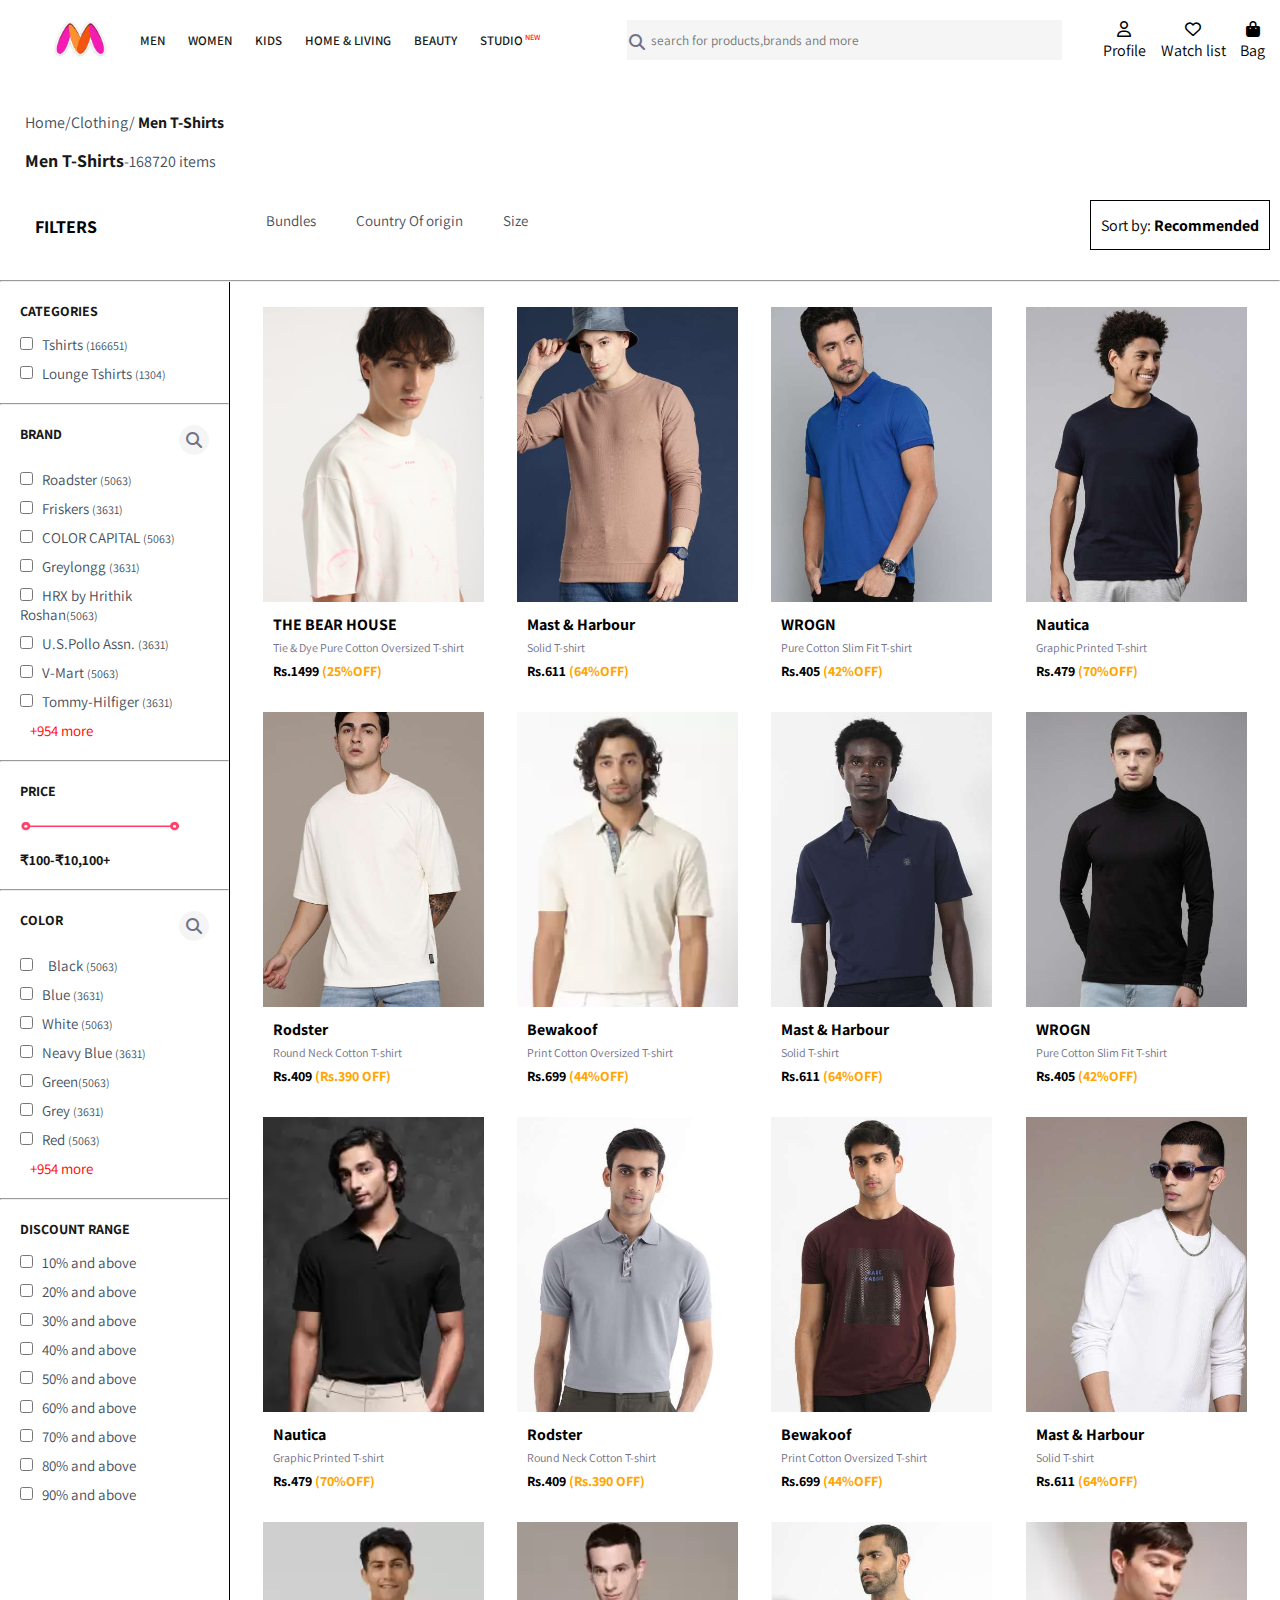
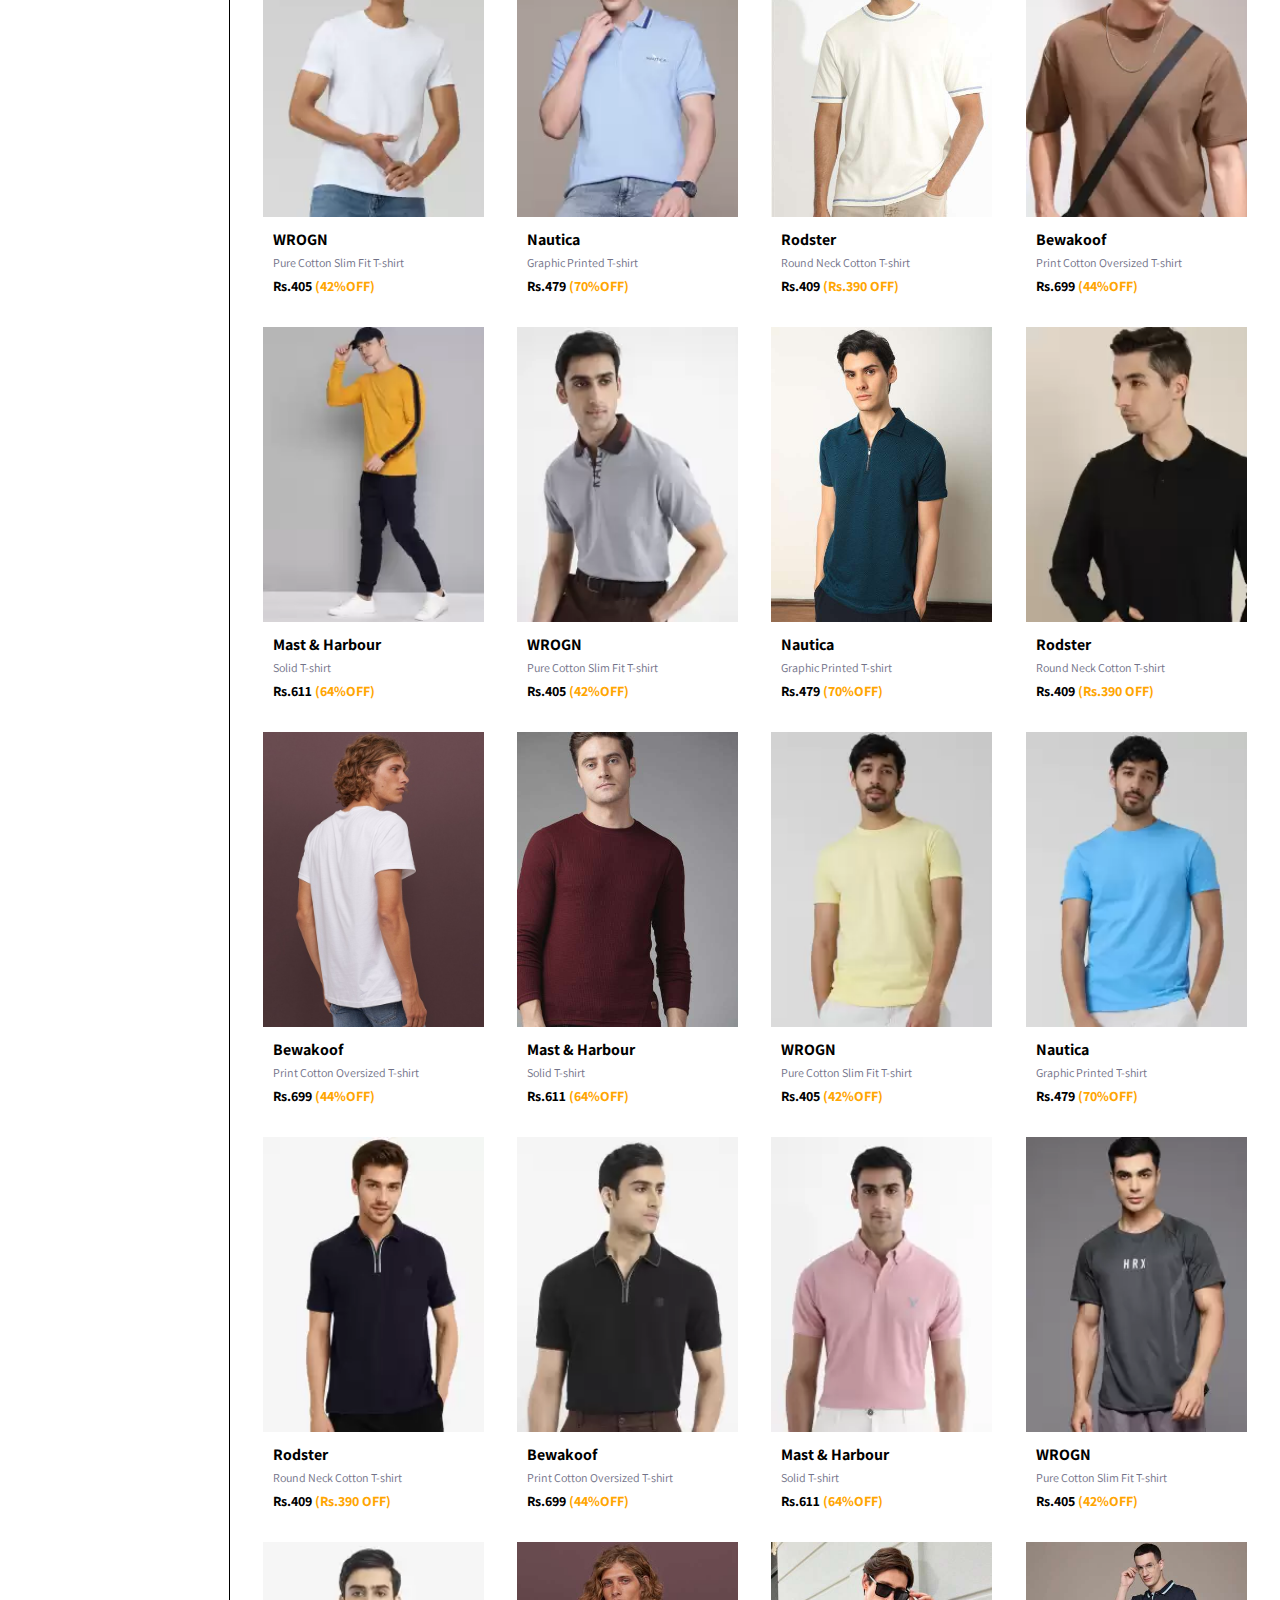
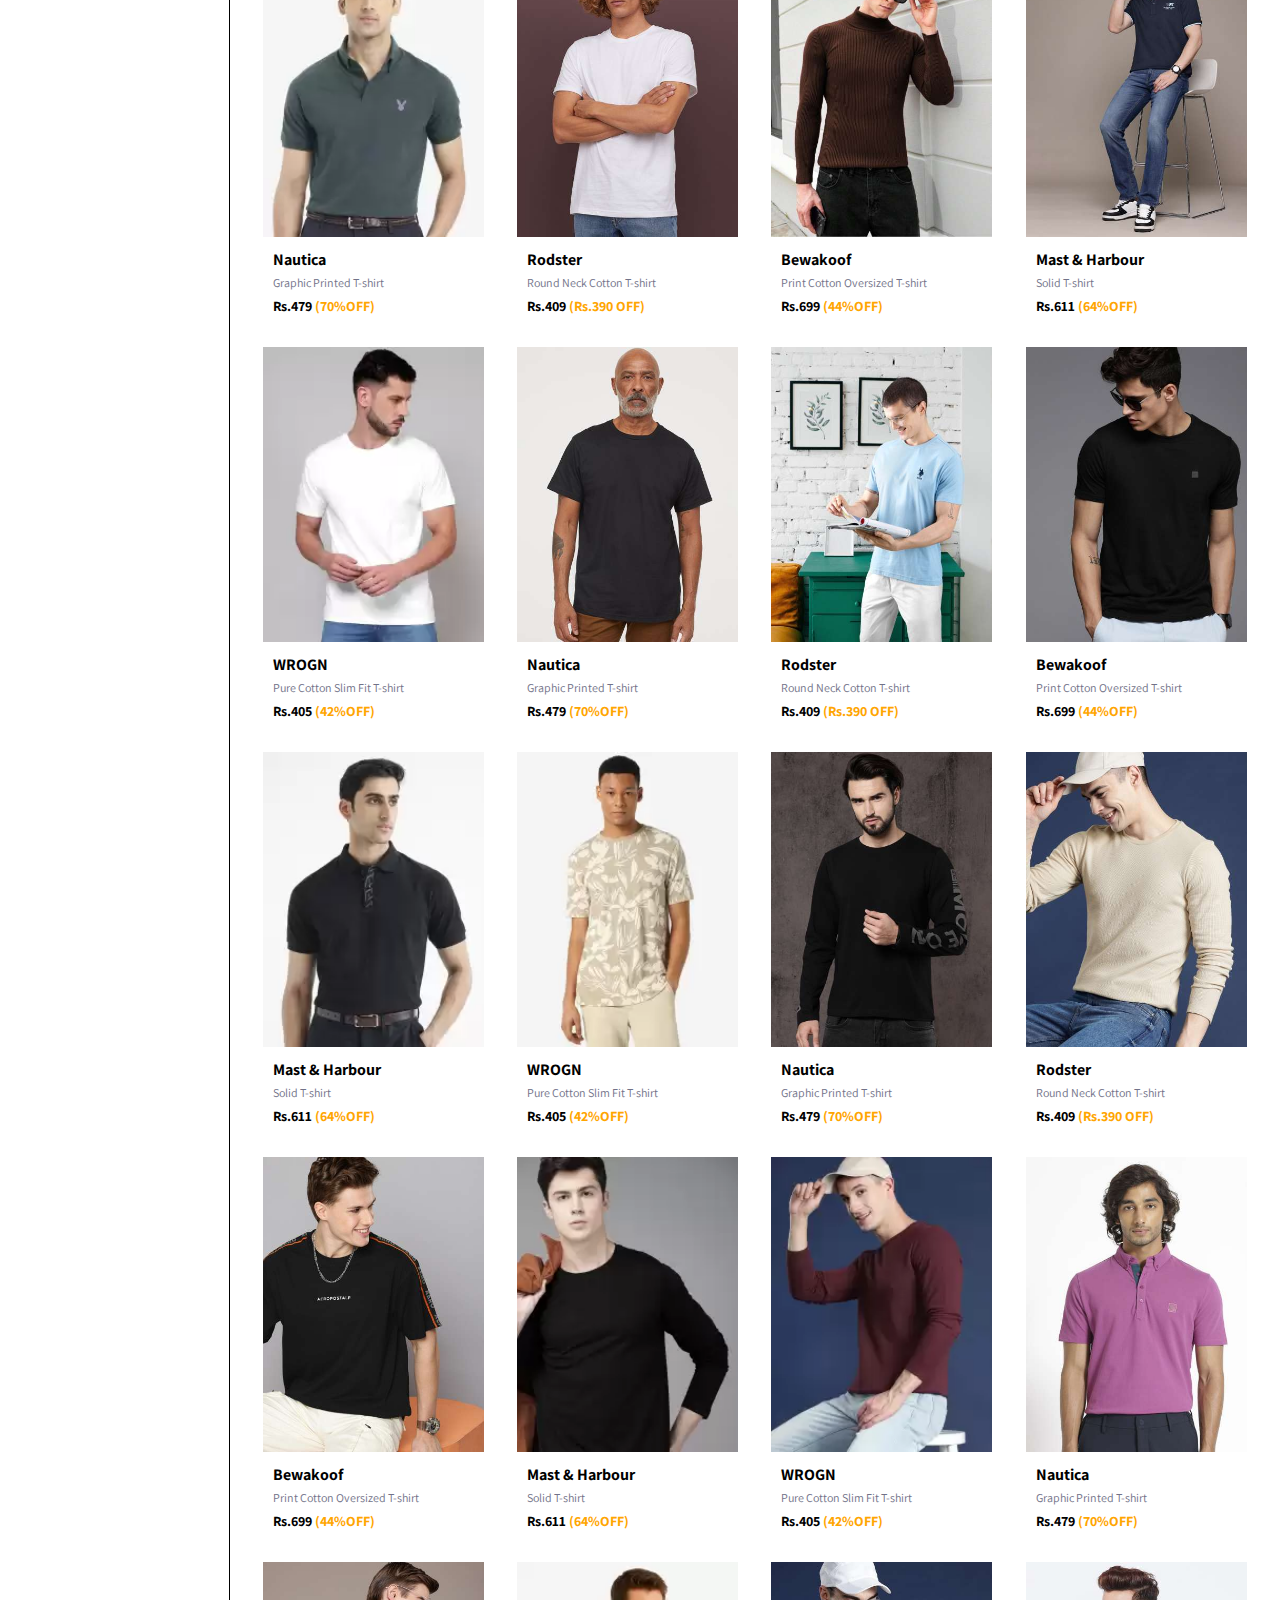
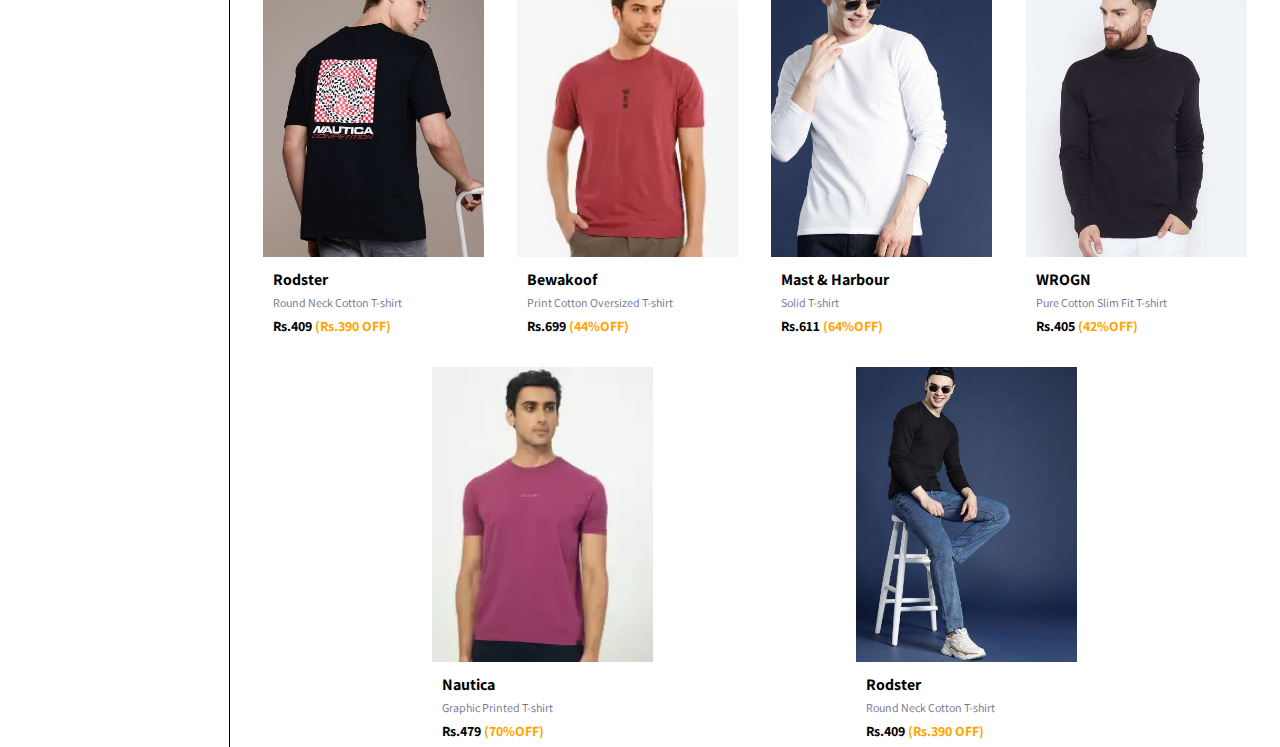
<file: men.html>
<!DOCTYPE html>
<html lang="en">

<head>
  <meta charset="UTF-8">
  <meta name="viewport" content="width=div, initial-scale=1.0">
  <title>MEN</title>
  <link href="https://fonts.googleapis.com/css2?family=Assistant:wght@200..800&display=swap" rel="stylesheet" />
  <link rel="stylesheet" href="https://cdnjs.cloudflare.com/ajax/libs/font-awesome/6.7.2/css/all.min.css"
    integrity="sha512-Evv84Mr4kqVGRNSgIGL/F/aIDqQb7xQ2vcrdIwxfjThSH8CSR7PBEakCr51Ck+w+/U6swU2Im1vVX0SVk9ABhg=="
    crossorigin="anonymous" referrerpolicy="no-referrer" />

  <link rel="stylesheet" href="https://cdnjs.cloudflare.com/ajax/libs/font-awesome/6.7.2/css/all.min.css"
    integrity="sha512-Evv84Mr4kqVGRNSgIGL/F/aIDqQb7xQ2vcrdIwxfjThSH8CSR7PBEakCr51Ck+w+/U6swU2Im1vVX0SVk9ABhg=="
    crossorigin="anonymous" referrerpolicy="no-referrer" />

  <link rel="stylesheet" href="style.css" />
</head>

<body>
  <div class="main">
    <div class="header">
      <div class="myntra-img">
        <a href="index.html"><img width="65px" height="60px" src="myntra.jpg" alt="" /></a>
      </div>
      <div class="left-head">
        <div class="div-men">MEN
          <div class="leyout-men">
            <!-- first row ul start -->

            <ul class="ul">
              <li style="color: #EE5F73;font-weight: bold; font-size: 16px;margin: 10px 0px;">TOP WEAR</li>
              <li><a href="men.html">T-Shirts</a> </li>
              <li> Casual Shirts</li>
              <li>Formal Shirts</li>
              <li> Sweatshirts</li>
              <li>Sweaters</li>
              <li> Jackets</li>
              <li> Blazers & Coats</li>
              <li> Suits</li>
              <li>Rain Jackets</li>
              <li style="color: #EE5F73;font-weight: bold; font-size: 16px;margin-top: 20px;">Indian & Festive Wear</li>
              <li>Kurtas & Kurta Sets </li>
              <li> Sherwanis</li>
              <li> Nehru Jackets</li>
              <li> Dhotis</li>
            </ul>
            <!-- first row ul end -->
            <!-- second row ul start -->
            <ul class="ul">
              <li style="color: #EE5F73;font-weight: bold; font-size: 16px;margin: 10px 0px">Bottomwear</li>
              <li>Jeans</li>
              <li>Casual Trousers</li>
              <li> Formal Trousers</li>
              <li> Shorts</li>
              <li> Track Pants & Joggers</li>
              <li style="color: #EE5F73;font-weight: bold; font-size: 16px;margin-top: 20px;">Innerwear & Sleepwear</li>
              <li>Briefs & Trunks</li>
              <li> Boxers</li>
              <li> Vests</li>
              <li> Sleepwear & Loungewear
              <li> Thermals</li>
              <li style="color: #EE5F73;font-weight: bold; font-size: 16px;margin-top: 10px;">Plus Size</li>
            </ul>
            <!-- second row ul end -->
            <!-- third row ul start -->
            <ul class="ul">
              <li style="color: #EE5F73;font-weight: bold; font-size: 16px;margin: 10px 0px">Footmwear</li>
              <li>Casual Shoes</li>
              <li>Sports Shoes</li>
              <li> Formal shoes</li>
              <li> Sneakers</li>
              <li> Sandals & Floaters</li>
              <li>Flip Flops</li>
              <li> Socks</li>
              <li> Boxers</li>
              <li style="color: #EE5F73;font-weight: bold; font-size: 16px;margin-top: 7px;">Personal Care & Grooming
              </li>
              <li style="color: #EE5F73;font-weight: bold; font-size: 16px;margin-top: 7px">Sunglasses & Frames </li>
              <li style="color: #EE5F73;font-weight: bold; font-size: 16px;margin-top: 7px">Watches </li>
            </ul>
            <!-- third row ul end -->
            <!-- four row ul start -->
            <ul class="ul">
              <li style="color: #EE5F73;font-weight: bold; font-size: 16px;margin: 10px 0px">Sports & Active Wear</li>
              <li>Sports Shoes</li>
              <li>Sports Sandals</li>
              <li>Active T-Shirts </li>
              <li> Track Pants & Shorts</li>
              <li> Tracksuits</li>
              <li>Jackets & Sweatshirts</li>
              <li> Sports Accessories</li>
              <li> Swimwear</li>
              <li style="color: #EE5F73;font-weight: bold; font-size: 16px;margin-top: 15px">Gadgets</li>
              <li>Smart Wearables</li>
              <li> Fitness Gadgets</li>
              <li> Headphones</li>
              <li>Speakers</li>
            </ul>
            <!-- four row ul end -->
            <!-- fifth row ul start -->
            <ul class="ul">
              <li style="color: #EE5F73;font-weight: bold; font-size: 16px;margin: 10px 0px">Fashion Accessories</li>
              <li>Wallets</li>
              <li> Belts</li>
              <li> Perfumes & Body Mists</li>
              <li> Trimmers</li>
              <li> Deodorants</li>
              <li> Ties, Cufflinks & Pocket Squares</li>
              <li>Accessory Gift Sets</li>
              <li> Caps & Hats</li>
              <li> Mufflers, Scarves & Gloves</li>
              <li> Phone Cases</li>
              <li> Rings & Wristwear</li>
              <li>Helmets</li>
              <li style="color: #EE5F73;font-weight: bold; font-size: 16px;margin-top: 15px">Bags & Backpacks</li>
              <li style="color: #EE5F73;font-weight: bold; font-size: 16px;margin-top: 15px">Luggages & Trolleys</li>
            </ul>
             <!-- fifth row ul end --> 
          </div>
        </div>
        <div class="div-women">WOMEN
          <div class="leyout-women">
            <!-- first row ul start -->

            <ul class="ul">
              <li style="color: #FC56C1;font-weight: bold; font-size: 16px;margin: 10px 0px;">Indian & Fusion Wear</li>
              <li>Kurtas & Suits</li>
              <li>  Kurtis, Tunics & Tops</li>
              <li>Sarees</li>
              <li>  Ethnic Wear</li>
              <li> Leggings, Salwars & Churidars</li>
              <li> Skirts & Palazzos</li>
              <li> Dress Materials</li>
              <li> Lehenga Cholis</li>
              <li> Dupattas & Shawls</li>
              <li>  Jackets</li>
              <li style="color: #FC56C1;font-weight: bold; font-size: 16px;margin-top: 20px;">Belts, Scarves & More</li>
              <li style="color: #FC56C1;font-weight: bold; font-size: 16px;margin-top: 20px;"> Watches & Wearables</li>
            
            </ul>
            <!-- first row ul end -->
            <!-- second row ul start -->
            <ul class="ul">
              <li style="color: #FC56C1;font-weight: bold; font-size: 16px;margin: 10px 0px">Western Wear</li>
              <li>Dresses</li>
              <li>Tops</li>
              <li> Tshirts</li>
              <li> Jeans</li>
              <li> Trousers & Capris</li>
              <li> Shorts & Skirts</li>
              <li> Co-ords</li>
              <li> Playsuits</li>
              <li> Jumpsuits</li>
              <li> Shrugs</li>
              <li> Sweaters & Sweatshirts</li>
              <li> Jackets & Coats</li>
              <li> Blazers & Waistcoats</li>
              <li style="color:  #FC56C1;font-weight: bold; font-size: 16px;margin-top: 10px;">Plus Size</li>
            </ul>
            <!-- second row ul end -->
            <!-- third row ul start -->
            <ul class="ul">
              <li style="color:  #FC56C1;font-weight: bold; font-size: 16px;margin: 10px 0px">Maternity</li>
              <li style="color:  #FC56C1;font-weight: bold; font-size: 16px;margin: 10px 0px">Sunglasses</li>
              <li style="color:  #FC56C1;font-weight: bold; font-size: 16px;margin: 10px 0px">Footwear</li>
              <li>Flats</li>
              <li>  Casual Shoes</li>
              <li> Heels</li>
              <li>Boots</li>
              <li> Sports Shoes & Floaters</li>
            
              <li style="color: #FC56C1;font-weight: bold; font-size: 16px;margin-top: 7px;">Sports & Active Wear
              </li>
              <li>Clothing</li>
              <li> Footwear</li>
              <li> Sports Accessories</li>
              <li>Sports Equipment</li>
          
            </ul>
            <!-- third row ul end -->
            <!-- four row ul start -->
            <ul class="ul">
              <li style="color: #FC56C1;font-weight: bold; font-size: 16px;margin: 10px 0px">Lingerie & Sleepwear</li>
            <li>Bra</li>
            <li>Briefs</li>
            <li>Shapewear</li>
            <li> Sleepwear & Loungewear</li>
            <li>Swimwear</li>
            <li>Camisoles & Thermals</li>
    
              <li style="color: #FC56C1;font-weight: bold; font-size: 16px;margin-top: 15px">
                Beauty & Personal Care</li>
              <li>Makeup</li>
              <li>Skincare</li>
              <li>Premium Beauty</li>
              <li>Lipsticks</li>
              <li>Fragrances</li>
            </ul>
            <!-- four row ul end -->
            <!-- fifth row ul start -->
            <ul class="ul">
              <li style="color:#FC56C1;font-weight: bold; font-size: 16px;margin: 10px 0px">Gadgets</li>
             <li>Smart Wearables</li>
             <li>Fitness Gadgets</li>
             <li>Headphones</li>
             <li>Speakers</li>
           
              <li style="color: #FC56C1;font-weight: bold; font-size: 16px;margin-top: 15px">Jewellery</li>
              <li>Fashion Jewellery</li>
              <li> Fine Jewellery</li>
              <li>Earrings</li>
              <li style="color: #FC56C1;font-weight: bold; font-size: 16px;margin-top: 15px">Backpacks  </li>
              <li style="color: #FC56C1;font-weight: bold; font-size: 16px;margin-top: 15px">Handbags, Bags & Wallets</li>
              <li style="color: #FC56C1;font-weight: bold; font-size: 16px;margin-top: 15px">Luggages & Trolleys</li>
            </ul>
            <!-- fifth row ul end -->
          </div>
        </div>
        <div class="div">KIDS</div>
        <div class="div">HOME & LIVING</div>
        <div class="div">BEAUTY</div>
        <div class="div2">
          <div>STUDIO</div>
          <div class="new">NEW</div>
        </div>
      </div>

      <div class="search-bar">
        <i class="fa-solid fa-magnifying-glass search"></i>
        <input placeholder="search for products,brands and more" style="width: 100%; height: 40px" />
      </div>

      <div class="icon">
        <div class="icons">
          <i class="fa-regular fa-user"></i><br />
          Profile
        </div>
        <div class="icons">
          <i class="fa-regular fa-heart"></i><br />
          Watch list
        </div>
        <div class="icons">
          <i class="fa-solid fa-bag-shopping"></i><br />
          Bag
        </div>
      </div>
    </div>



    <!-- middle html start -->

    <div class="first-line">
      <div class="first-left">
        <div class="first-left1">
          <div class="hom-clo">Home/Clothing/ <span style="color: black; opacity: 0.9;"> <b> Men T-Shirts</b></span>
          </div>
          <div class="hom-clo"> <span style="color: black;  opacity: 0.9; font-size: 18px;   "> <b> Men
                T-Shirts</b></span></b>-168720 items</div>
        </div>
        <div style="font-size: 18px;padding: 10px;"> <b>FILTERS</b></div>
      </div>


      <div class="first-right">
        <div class="first-right1">
          <div class="bunddle">Bundles</div>
          <div class="bunddle">Country Of origin</div>
          <div class="bunddle">Size</div>
        </div>
        <div class="first-right2">
          <div>Sort by: <span style="font-weight: bold;">Recommended</span> </div>
        </div>
      </div>

    </div>

    <hr>
    <div class="middle2">
      <div class="left-portion">
        <div class="categories">
          <div class="cate">CATEGORIES</div>
          <div class="variety">
            <div>
              <input type="checkbox" id=""> <span style="margin-left: 6px;"> Tshirts <span
                  style="color: #44505d; font-size: 12px;">(166651)</span></span>
            </div>
            <div>
              <input type="checkbox" id=""> <span style="margin-left: 6px;"> Lounge Tshirts <span
                  style="color: #44505d; font-size: 12px;">(1304)</span>
            </div>
          </div>

        </div>
        <hr>

        <div class="categories">
          <div style="display: flex; justify-content: space-between; text-align: center; ">
            <div class="cate">BRAND</div>
            <i style="cursor: pointer;" class="fa-solid fa-magnifying-glass brand-icon"></i>
          </div>
          <div class="variety">
            <div>
              <input type="checkbox" id=""> <span style="margin-left: 6px;"> Roadster <span
                  style="color: #44505d; font-size: 12px;">(5063)</span>
            </div>
            <div>
              <input type="checkbox" id=""> <span style="margin-left: 6px;"> Friskers <span
                  style="color: #44505d; font-size: 12px;">(3631)</span>
            </div>
            <div>
              <input type="checkbox" id=""> <span style="margin-left: 6px;"> COLOR CAPITAL <span
                  style="color: #44505d; font-size: 12px;">(5063)</span>
            </div>
            <div>
              <input type="checkbox" id=""> <span style="margin-left: 6px;"> Greylongg <span
                  style="color: #44505d; font-size: 12px;">(3631)</span>
            </div>
            <div>
              <input type="checkbox" id=""> <span style="margin-left: 6px;"> HRX by Hrithik Roshan<span
                  style="color: #44505d; font-size: 12px;">(5063)</span>
            </div>
            <div>
              <input type="checkbox" id=""><span style="margin-left: 6px;"> U.S.Pollo Assn. <span
                  style="color: #44505d; font-size: 12px;">(3631)</span>
            </div>
            <div>
              <input type="checkbox" id=""> <span style="margin-left: 6px;"> V-Mart <span
                  style="color: #44505d; font-size: 12px;">(5063)</span>
            </div>
            <div>
              <input type="checkbox" id=""> <span style="margin-left: 6px;"> Tommy-Hilfiger <span
                  style="color: #44505d; font-size: 12px;">(3631)</span>
            </div>
            <div style="color: red; padding-left: 10px; ">+954 more</div>
          </div>

        </div>
        <hr>

        <div class="categories">
          <div class="cate">PRICE</div>
          <div><img width="85%" src="image/price.png" alt=""></div>
          <div class="cate">₹100-₹10,100+</div>
        </div>
        <hr>


        <div class="categories">
          <div style="display: flex; justify-content: space-between; text-align: center; ">
            <div class="cate">COLOR</div>
            <i style="cursor: pointer;" class="fa-solid fa-magnifying-glass brand-icon"></i>
          </div>
          <div class="variety">
            <div>
              <input type="checkbox" id=""> <span style="margin-left: 6px;"> <span style="margin-left: 6px;"> Black
                  <span style="color: #44505d; font-size: 12px;">(5063)</span>
            </div>
            <div>
              <input type="checkbox" id=""> <span style="margin-left: 6px;"> Blue <span
                  style="color: #44505d; font-size: 12px;">(3631)</span>
            </div>
            <div>
              <input type="checkbox" id=""> <span style="margin-left: 6px;"> White <span
                  style="color: #44505d; font-size: 12px;">(5063)</span>
            </div>
            <div>
              <input type="checkbox" id=""> <span style="margin-left: 6px;"> Neavy Blue <span
                  style="color: #44505d; font-size: 12px;">(3631)</span>
            </div>
            <div>
              <input type="checkbox" id=""> <span style="margin-left: 6px;"> Green<span
                  style="color: #44505d; font-size: 12px;">(5063)</span>
            </div>
            <div>
              <input type="checkbox" id=""> <span style="margin-left: 6px;"> Grey <span
                  style="color: #44505d; font-size: 12px;">(3631)</span>
            </div>
            <div>
              <input type="checkbox" id=""> <span style="margin-left: 6px;"> Red <span
                  style="color: #44505d; font-size: 12px;">(5063)</span>
            </div>

            <div style="color: red; padding-left: 10px; ">+954 more</div>
          </div>

        </div>

        <hr>
        <div class="categories">
          <div class="cate">DISCOUNT RANGE</div>
          <div class="variety">
            <div>
              <input type="checkbox" id=""> <span style="margin-left: 6px;"> 10% and above </span>
            </div>
            <div>
              <input type="checkbox" id=""> <span style="margin-left: 6px;"> 20% and above</span>
            </div>
            <div>
              <input type="checkbox" id=""> <span style="margin-left: 6px;"> 30% and above</span>
            </div>
            <div>
              <input type="checkbox" id=""> <span style="margin-left: 6px;"> 40% and above </span>
            </div>
            <div>
              <input type="checkbox" id=""> <span style="margin-left: 6px;">50% and above</span>
            </div>
            <div>
              <input type="checkbox" id=""> <span style="margin-left: 6px;">60% and above</span>
            </div>
            <div>
              <input type="checkbox" id=""> <span style="margin-left: 6px;"> 70% and above</span>
            </div>
            <div>
              <input type="checkbox" id=""> <span style="margin-left: 6px;">80% and above
            </div>
            <div>
              <input type="checkbox" id=""> <span style="margin-left: 6px;"> 90% and above</span>
            </div>





          </div>

        </div>
      </div>

      <div class="right-portion">
        <div class="bewakoof">
          <div><a href="tshirt.html"><img width="221" src="image/tshirt.png1.jpg" alt=""></a></div>
          <div class="bew">THE BEAR HOUSE</div>
          <div class="print">Tie & Dye Pure Cotton Oversized T-shirt</div>
          <div class="price">Rs.1499 <span style="color: orange;">(25%OFF)</span></div>
        </div>

        <div class="bewakoof">
          <div><img width="221" src="image/men2.jpg" alt=""></div>
          <div class="bew">Mast & Harbour</div>
          <div class="print">Solid T-shirt</div>
          <div class="price">Rs.611 <span style="color: orange;">(64%OFF)</span></div>
        </div>
        <div class="bewakoof">
          <div><img width="221" src="image/men3.jpg" alt=""></div>
          <div class="bew">WROGN</div>
          <div class="print">Pure Cotton Slim Fit T-shirt</div>
          <div class="price">Rs.405 <span style="color: orange;">(42%OFF)</span></div>
        </div>
        <div class="bewakoof">
          <div><img width="221" src="image/men4.jpg" alt=""></div>
          <div class="bew">Nautica</div>
          <div class="print">Graphic Printed T-shirt</div>
          <div class="price">Rs.479 <span style="color: orange;">(70%OFF)</span></div>
        </div>
        <div class="bewakoof">
          <div><img width="221" src="image/men5.jpg" alt=""></div>
          <div class="bew">Rodster</div>
          <div class="print">Round Neck Cotton T-shirt</div>
          <div class="price">Rs.409 <span style="color: orange;">(Rs.390 OFF)</span></div>
        </div>


        <div class="bewakoof">
          <div><img width="221" src="image/men6.webp" alt=""></div>
          <div class="bew">Bewakoof</div>
          <div class="print">Print Cotton Oversized T-shirt</div>
          <div class="price">Rs.699 <span style="color: orange;">(44%OFF)</span></div>
        </div>

        <div class="bewakoof">
          <div><img width="221" src="image/men7.jpg" alt=""></div>
          <div class="bew">Mast & Harbour</div>
          <div class="print">Solid T-shirt</div>
          <div class="price">Rs.611 <span style="color: orange;">(64%OFF)</span></div>
        </div>
        <div class="bewakoof">
          <div><img width="221" src="image/men8.jpg" alt=""></div>
          <div class="bew">WROGN</div>
          <div class="print">Pure Cotton Slim Fit T-shirt</div>
          <div class="price">Rs.405 <span style="color: orange;">(42%OFF)</span></div>
        </div>
        <div class="bewakoof">
          <div><img width="221" src="image/men9.webp" alt=""></div>
          <div class="bew">Nautica</div>
          <div class="print">Graphic Printed T-shirt</div>
          <div class="price">Rs.479 <span style="color: orange;">(70%OFF)</span></div>
        </div>
        <div class="bewakoof">
          <div><img width="221" src="image/men10.jpg" alt=""></div>
          <div class="bew">Rodster</div>
          <div class="print">Round Neck Cotton T-shirt</div>
          <div class="price">Rs.409 <span style="color: orange;">(Rs.390 OFF)</span></div>
        </div>


        <div class="bewakoof">
          <div><img width="221" src="image/men11.jpg" alt=""></div>
          <div class="bew">Bewakoof</div>
          <div class="print">Print Cotton Oversized T-shirt</div>
          <div class="price">Rs.699 <span style="color: orange;">(44%OFF)</span></div>
        </div>

        <div class="bewakoof">
          <div><img width="221" src="image/men12.jpg" alt=""></div>
          <div class="bew">Mast & Harbour</div>
          <div class="print">Solid T-shirt</div>
          <div class="price">Rs.611 <span style="color: orange;">(64%OFF)</span></div>
        </div>
        <div class="bewakoof">
          <div><img width="221" src="image/men13.webp" alt=""></div>
          <div class="bew">WROGN</div>
          <div class="print">Pure Cotton Slim Fit T-shirt</div>
          <div class="price">Rs.405 <span style="color: orange;">(42%OFF)</span></div>
        </div>
        <div class="bewakoof">
          <div><img width="221" src="image/men14.webp" alt=""></div>
          <div class="bew">Nautica</div>
          <div class="print">Graphic Printed T-shirt</div>
          <div class="price">Rs.479 <span style="color: orange;">(70%OFF)</span></div>
        </div>
        <div class="bewakoof">
          <div><img width="221" src="image/men15.jpg" alt=""></div>
          <div class="bew">Rodster</div>
          <div class="print">Round Neck Cotton T-shirt</div>
          <div class="price">Rs.409 <span style="color: orange;">(Rs.390 OFF)</span></div>
        </div>


        <div class="bewakoof">
          <div><img width="221" src="image/men16.webp" alt=""></div>
          <div class="bew">Bewakoof</div>
          <div class="print">Print Cotton Oversized T-shirt</div>
          <div class="price">Rs.699 <span style="color: orange;">(44%OFF)</span></div>
        </div>

        <div class="bewakoof">
          <div><img width="221" src="image/men17.webp" alt=""></div>
          <div class="bew">Mast & Harbour</div>
          <div class="print">Solid T-shirt</div>
          <div class="price">Rs.611 <span style="color: orange;">(64%OFF)</span></div>
        </div>
        <div class="bewakoof">
          <div><img width="221" src="image/men18.webp" alt=""></div>
          <div class="bew">WROGN</div>
          <div class="print">Pure Cotton Slim Fit T-shirt</div>
          <div class="price">Rs.405 <span style="color: orange;">(42%OFF)</span></div>
        </div>
        <div class="bewakoof">
          <div><img width="221" src="image/men19.jpg" alt=""></div>
          <div class="bew">Nautica</div>
          <div class="print">Graphic Printed T-shirt</div>
          <div class="price">Rs.479 <span style="color: orange;">(70%OFF)</span></div>
        </div>
        <div class="bewakoof">
          <div><img width="221" src="image/men20.webp" alt=""></div>
          <div class="bew">Rodster</div>
          <div class="print">Round Neck Cotton T-shirt</div>
          <div class="price">Rs.409 <span style="color: orange;">(Rs.390 OFF)</span></div>
        </div>



        <div class="bewakoof">
          <div><img width="221" src="image/men21.jpg" alt=""></div>
          <div class="bew">Bewakoof</div>
          <div class="print">Print Cotton Oversized T-shirt</div>
          <div class="price">Rs.699 <span style="color: orange;">(44%OFF)</span></div>
        </div>

        <div class="bewakoof">
          <div><img width="221" src="image/men22.jpg" alt=""></div>
          <div class="bew">Mast & Harbour</div>
          <div class="print">Solid T-shirt</div>
          <div class="price">Rs.611 <span style="color: orange;">(64%OFF)</span></div>
        </div>
        <div class="bewakoof">
          <div><img width="221" src="image/men23.webp" alt=""></div>
          <div class="bew">WROGN</div>
          <div class="print">Pure Cotton Slim Fit T-shirt</div>
          <div class="price">Rs.405 <span style="color: orange;">(42%OFF)</span></div>
        </div>
        <div class="bewakoof">
          <div><img width="221" src="image/men24.webp" alt=""></div>
          <div class="bew">Nautica</div>
          <div class="print">Graphic Printed T-shirt</div>
          <div class="price">Rs.479 <span style="color: orange;">(70%OFF)</span></div>
        </div>
        <div class="bewakoof">
          <div><img width="221" src="image/men25.webp" alt=""></div>
          <div class="bew">Rodster</div>
          <div class="print">Round Neck Cotton T-shirt</div>
          <div class="price">Rs.409 <span style="color: orange;">(Rs.390 OFF)</span></div>
        </div>


        <div class="bewakoof">
          <div><img width="221" src="image/men26.webp" alt=""></div>
          <div class="bew">Bewakoof</div>
          <div class="print">Print Cotton Oversized T-shirt</div>
          <div class="price">Rs.699 <span style="color: orange;">(44%OFF)</span></div>
        </div>

        <div class="bewakoof">
          <div><img width="221" src="image/men27.webp" alt=""></div>
          <div class="bew">Mast & Harbour</div>
          <div class="print">Solid T-shirt</div>
          <div class="price">Rs.611 <span style="color: orange;">(64%OFF)</span></div>
        </div>
        <div class="bewakoof">
          <div><img width="221" src="image/men28.webp" alt=""></div>
          <div class="bew">WROGN</div>
          <div class="print">Pure Cotton Slim Fit T-shirt</div>
          <div class="price">Rs.405 <span style="color: orange;">(42%OFF)</span></div>
        </div>
        <div class="bewakoof">
          <div><img width="221" src="image/men29.webp" alt=""></div>
          <div class="bew">Nautica</div>
          <div class="print">Graphic Printed T-shirt</div>
          <div class="price">Rs.479 <span style="color: orange;">(70%OFF)</span></div>
        </div>
        <div class="bewakoof">
          <div><img width="221" src="image/men30.jpg" alt=""></div>
          <div class="bew">Rodster</div>
          <div class="print">Round Neck Cotton T-shirt</div>
          <div class="price">Rs.409 <span style="color: orange;">(Rs.390 OFF)</span></div>
        </div>


        <div class="bewakoof">
          <div><img width="221" src="image/men31.jpg" alt=""></div>
          <div class="bew">Bewakoof</div>
          <div class="print">Print Cotton Oversized T-shirt</div>
          <div class="price">Rs.699 <span style="color: orange;">(44%OFF)</span></div>
        </div>

        <div class="bewakoof">
          <div><img width="221" src="image/men32.jpg" alt=""></div>
          <div class="bew">Mast & Harbour</div>
          <div class="print">Solid T-shirt</div>
          <div class="price">Rs.611 <span style="color: orange;">(64%OFF)</span></div>
        </div>
        <div class="bewakoof">
          <div><img width="221" src="image/men33.webp" alt=""></div>
          <div class="bew">WROGN</div>
          <div class="print">Pure Cotton Slim Fit T-shirt</div>
          <div class="price">Rs.405 <span style="color: orange;">(42%OFF)</span></div>
        </div>
        <div class="bewakoof">
          <div><img width="221" src="image/men34.jpg" alt=""></div>
          <div class="bew">Nautica</div>
          <div class="print">Graphic Printed T-shirt</div>
          <div class="price">Rs.479 <span style="color: orange;">(70%OFF)</span></div>
        </div>
        <div class="bewakoof">
          <div><img width="221" src="image/men35.jpg" alt=""></div>
          <div class="bew">Rodster</div>
          <div class="print">Round Neck Cotton T-shirt</div>
          <div class="price">Rs.409 <span style="color: orange;">(Rs.390 OFF)</span></div>
        </div>


        <div class="bewakoof">
          <div><img width="221" src="image/men36.jpg" alt=""></div>
          <div class="bew">Bewakoof</div>
          <div class="print">Print Cotton Oversized T-shirt</div>
          <div class="price">Rs.699 <span style="color: orange;">(44%OFF)</span></div>
        </div>

        <div class="bewakoof">
          <div><img width="221" src="image/men37.webp" alt=""></div>
          <div class="bew">Mast & Harbour</div>
          <div class="print">Solid T-shirt</div>
          <div class="price">Rs.611 <span style="color: orange;">(64%OFF)</span></div>
        </div>
        <div class="bewakoof">
          <div><img width="221" src="image/men38.webp" alt=""></div>
          <div class="bew">WROGN</div>
          <div class="print">Pure Cotton Slim Fit T-shirt</div>
          <div class="price">Rs.405 <span style="color: orange;">(42%OFF)</span></div>
        </div>
        <div class="bewakoof">
          <div><img width="221" src="image/men39.jpg" alt=""></div>
          <div class="bew">Nautica</div>
          <div class="print">Graphic Printed T-shirt</div>
          <div class="price">Rs.479 <span style="color: orange;">(70%OFF)</span></div>
        </div>
        <div class="bewakoof">
          <div><img width="221" src="image/men40.jpg" alt=""></div>
          <div class="bew">Rodster</div>
          <div class="print">Round Neck Cotton T-shirt</div>
          <div class="price">Rs.409 <span style="color: orange;">(Rs.390 OFF)</span></div>
        </div>

        <div class="bewakoof">
          <div><img width="221" src="image/men41.jpg" alt=""></div>
          <div class="bew">Bewakoof</div>
          <div class="print">Print Cotton Oversized T-shirt</div>
          <div class="price">Rs.699 <span style="color: orange;">(44%OFF)</span></div>
        </div>

        <div class="bewakoof">
          <div><img width="221" src="image/men42.webp" alt=""></div>
          <div class="bew">Mast & Harbour</div>
          <div class="print">Solid T-shirt</div>
          <div class="price">Rs.611 <span style="color: orange;">(64%OFF)</span></div>
        </div>
        <div class="bewakoof">
          <div><img width="221" src="image/men43.webp" alt=""></div>
          <div class="bew">WROGN</div>
          <div class="print">Pure Cotton Slim Fit T-shirt</div>
          <div class="price">Rs.405 <span style="color: orange;">(42%OFF)</span></div>
        </div>
        <div class="bewakoof">
          <div><img width="221" src="image/men44.jpg" alt=""></div>
          <div class="bew">Nautica</div>
          <div class="print">Graphic Printed T-shirt</div>
          <div class="price">Rs.479 <span style="color: orange;">(70%OFF)</span></div>
        </div>
        <div class="bewakoof">
          <div><img width="221" src="image/men45.jpg" alt=""></div>
          <div class="bew">Rodster</div>
          <div class="print">Round Neck Cotton T-shirt</div>
          <div class="price">Rs.409 <span style="color: orange;">(Rs.390 OFF)</span></div>
        </div>


        <div class="bewakoof">
          <div><img width="221" src="image/men46.webp" alt=""></div>
          <div class="bew">Bewakoof</div>
          <div class="print">Print Cotton Oversized T-shirt</div>
          <div class="price">Rs.699 <span style="color: orange;">(44%OFF)</span></div>
        </div>

        <div class="bewakoof">
          <div><img width="221" src="image/men47.jpg" alt=""></div>
          <div class="bew">Mast & Harbour</div>
          <div class="print">Solid T-shirt</div>
          <div class="price">Rs.611 <span style="color: orange;">(64%OFF)</span></div>
        </div>
        <div class="bewakoof">
          <div><img width="221" src="image/men48.jpg" alt=""></div>
          <div class="bew">WROGN</div>
          <div class="print">Pure Cotton Slim Fit T-shirt</div>
          <div class="price">Rs.405 <span style="color: orange;">(42%OFF)</span></div>
        </div>
        <div class="bewakoof">
          <div><img width="221" src="image/men49.webp" alt=""></div>
          <div class="bew">Nautica</div>
          <div class="print">Graphic Printed T-shirt</div>
          <div class="price">Rs.479 <span style="color: orange;">(70%OFF)</span></div>
        </div>
        <div class="bewakoof">
          <div><img width="221" src="image/men50.jpg" alt=""></div>
          <div class="bew">Rodster</div>
          <div class="print">Round Neck Cotton T-shirt</div>
          <div class="price">Rs.409 <span style="color: orange;">(Rs.390 OFF)</span></div>
        </div>

      </div>

      <!-- middle html end -->
    </div>
  </div>

</body>

</html>
</file>
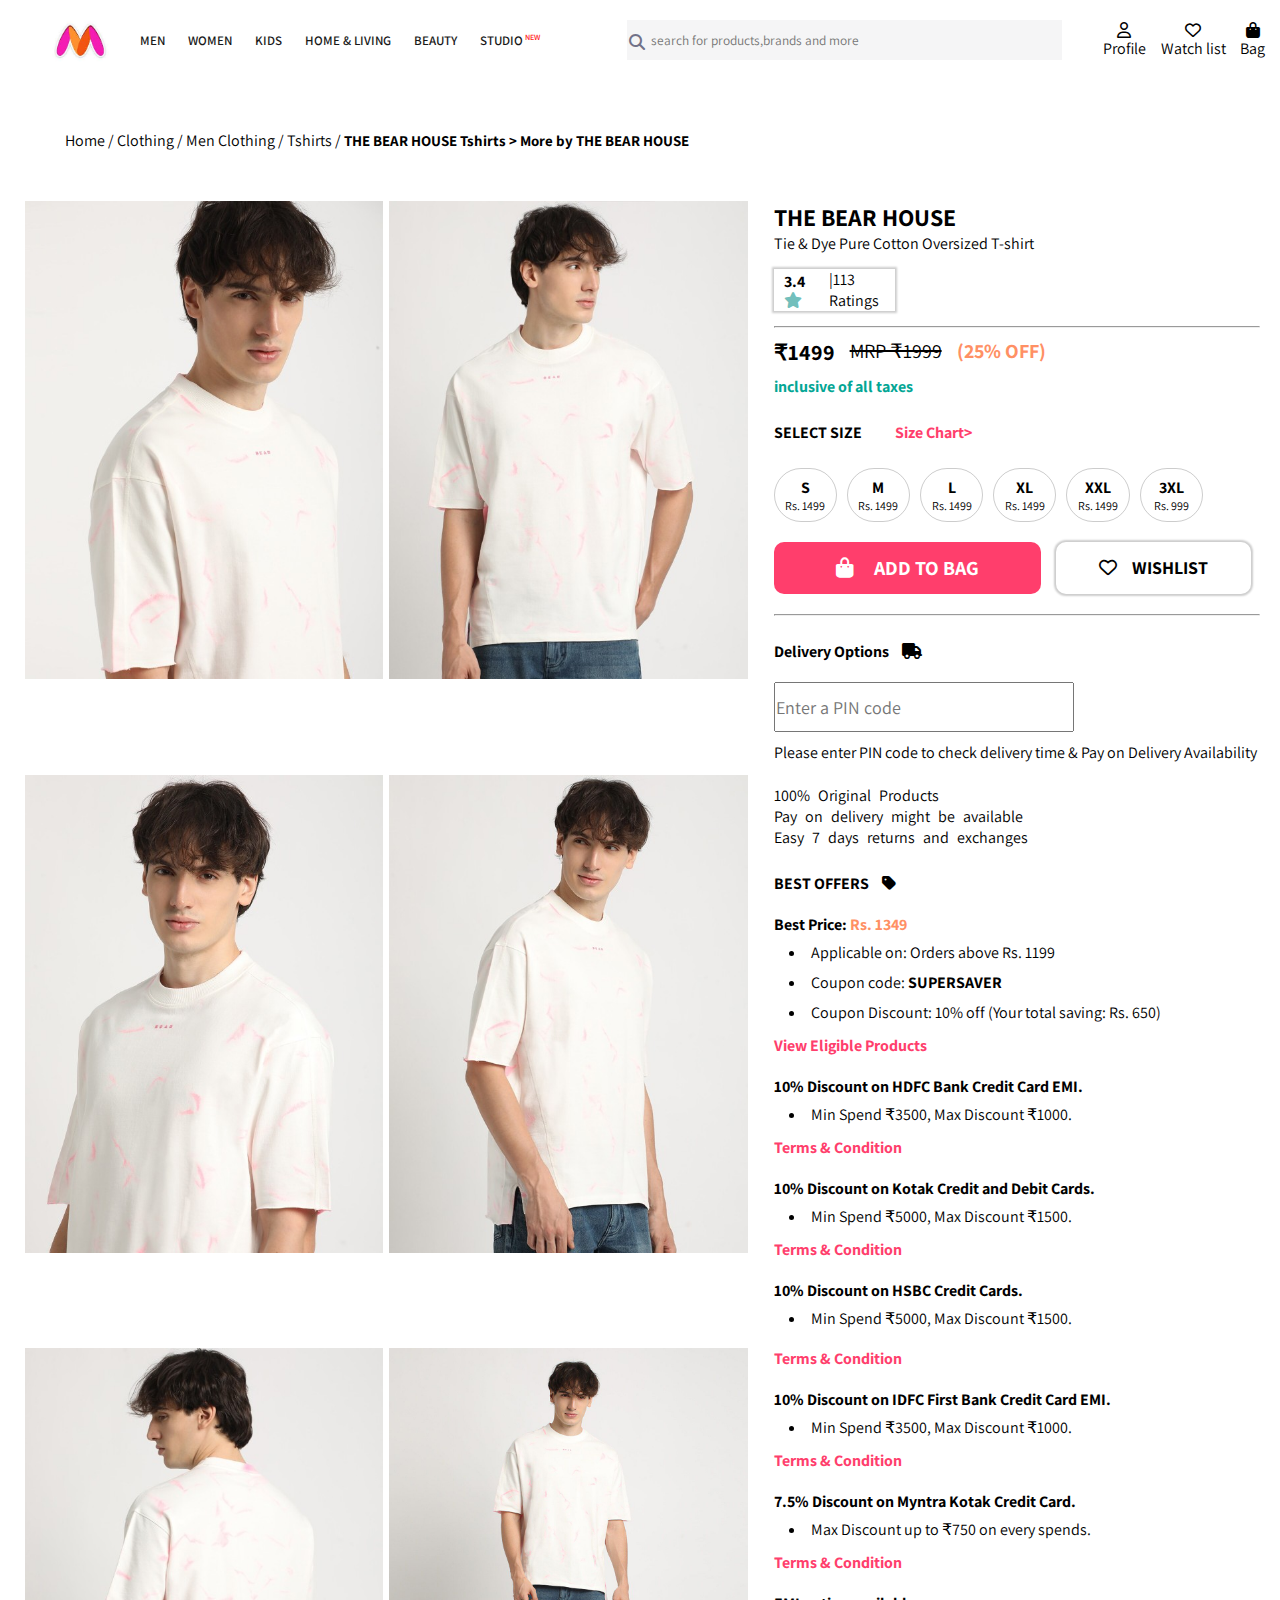
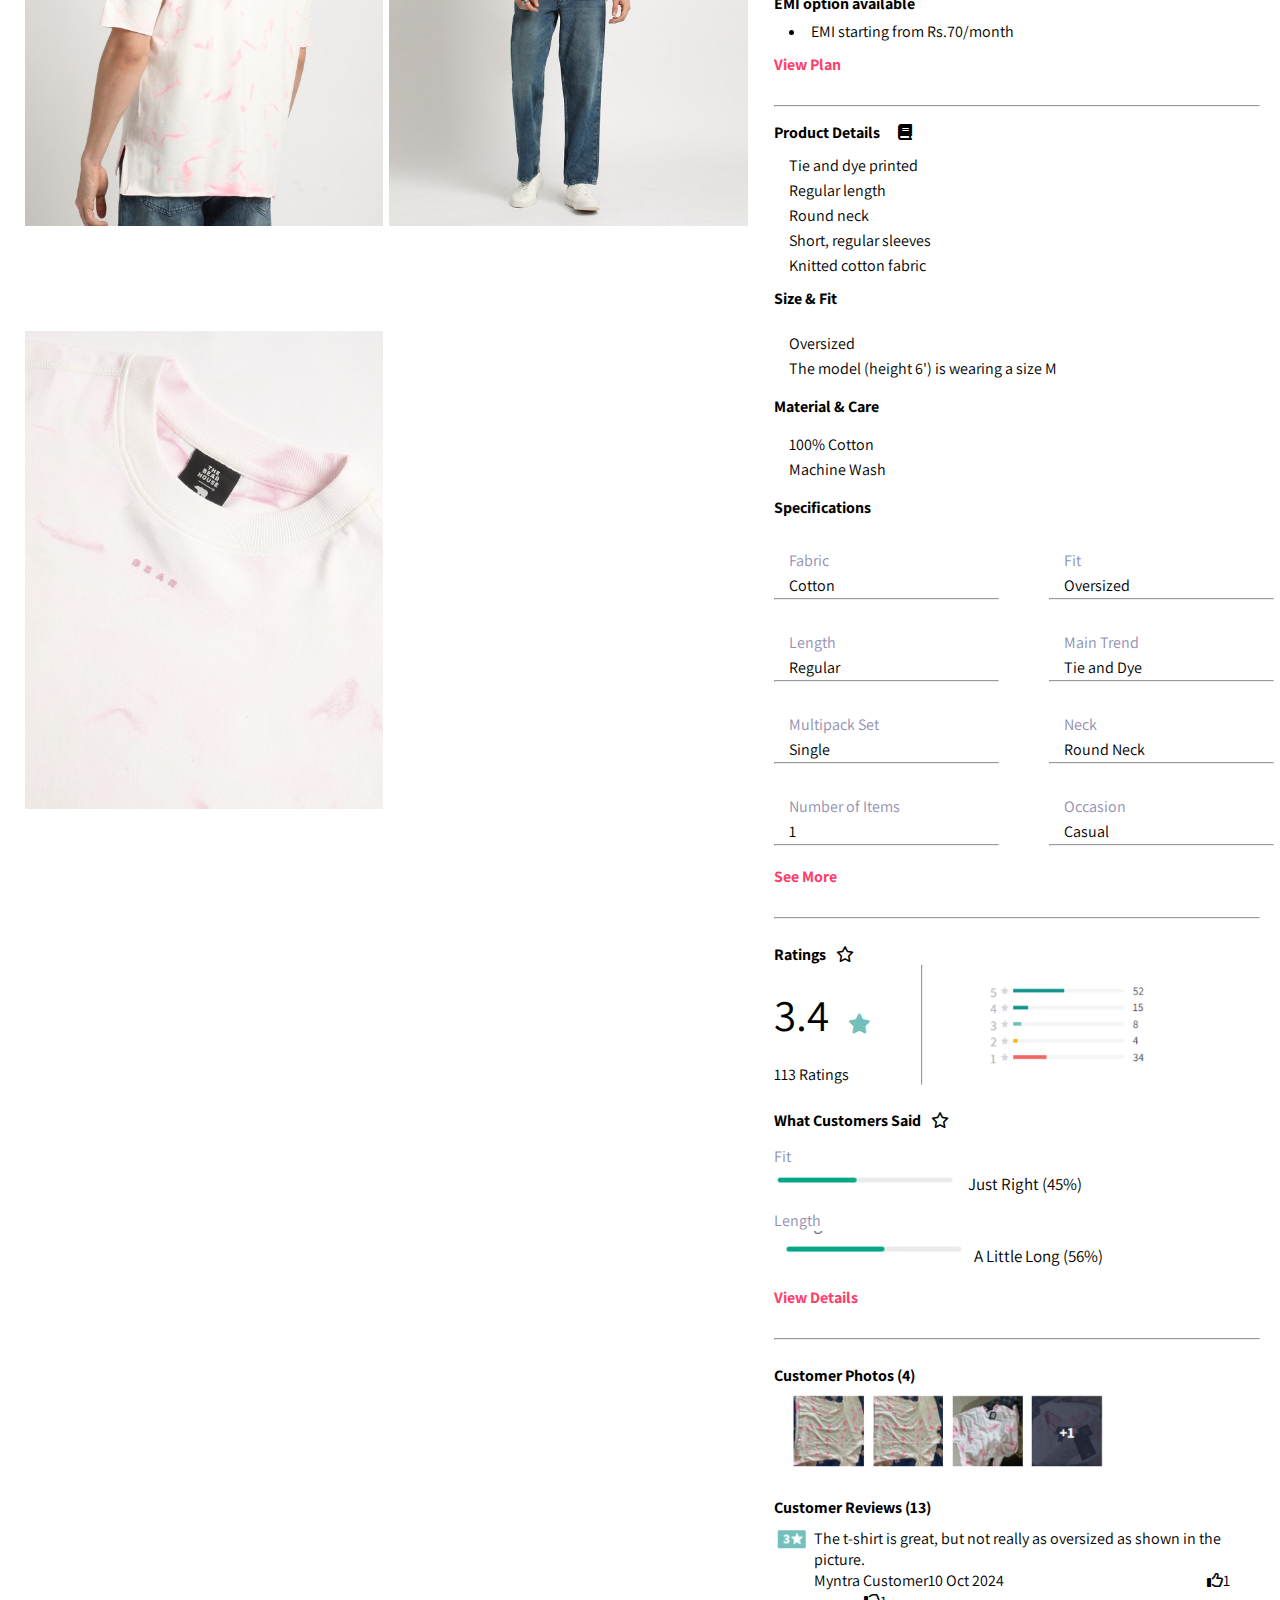
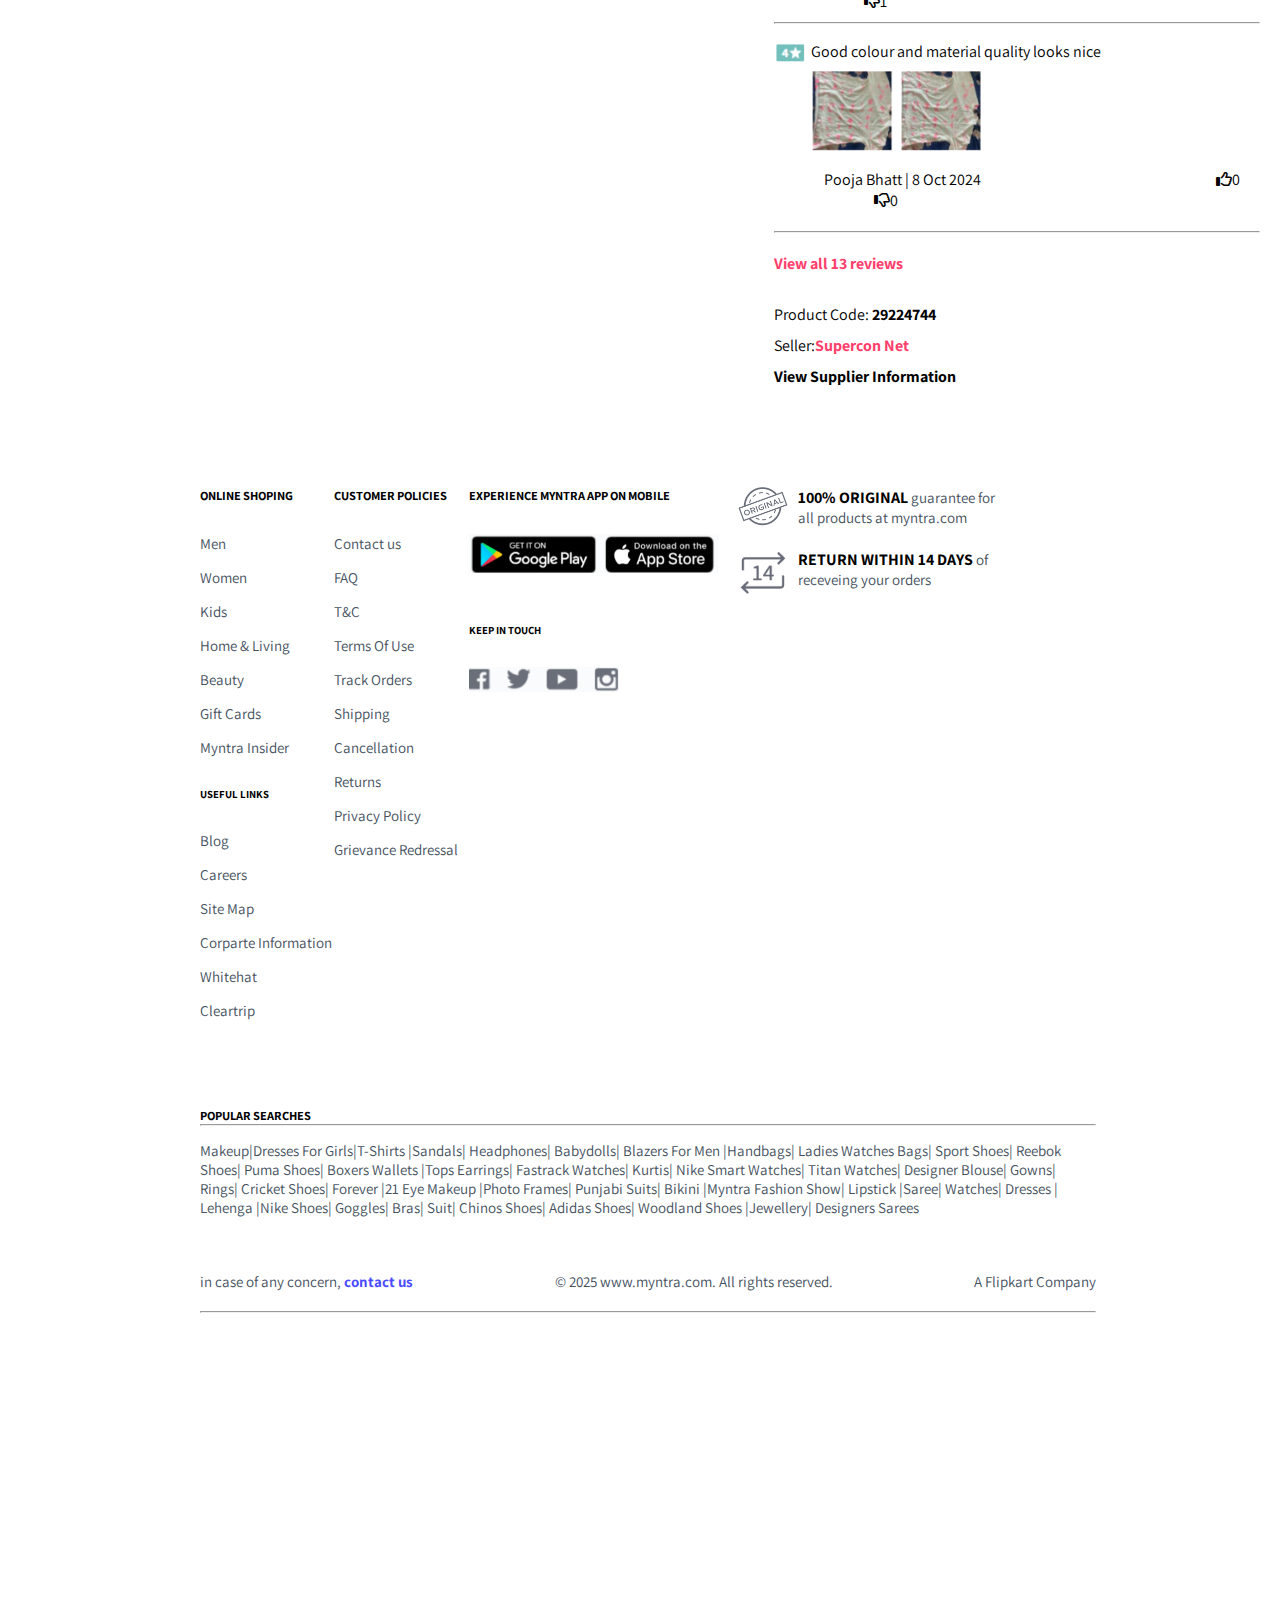
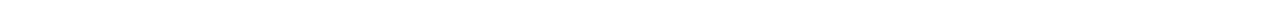
<file: tshirt.html>
<html lang="en">

<head>
  <meta charset="UTF-8" />
  <meta name="viewport" content="width=device-width, initial-scale=1.0" />
  <title>T-SHIRT</title>
  <link href="https://fonts.googleapis.com/css2?family=Assistant:wght@200..800&display=swap" rel="stylesheet" />
  <link rel="stylesheet" href="https://cdnjs.cloudflare.com/ajax/libs/font-awesome/6.7.2/css/all.min.css"
    integrity="sha512-Evv84Mr4kqVGRNSgIGL/F/aIDqQb7xQ2vcrdIwxfjThSH8CSR7PBEakCr51Ck+w+/U6swU2Im1vVX0SVk9ABhg=="
    crossorigin="anonymous" referrerpolicy="no-referrer" />
  <link rel="stylesheet" href="https://cdnjs.cloudflare.com/ajax/libs/font-awesome/6.7.2/css/all.min.css"
    integrity="sha512-Evv84Mr4kqVGRNSgIGL/F/aIDqQb7xQ2vcrdIwxfjThSH8CSR7PBEakCr51Ck+w+/U6swU2Im1vVX0SVk9ABhg=="
    crossorigin="anonymous" referrerpolicy="no-referrer" />
  <link rel="stylesheet" href="style.css" />
</head>

<body>
  <div class="main">
    <!-- Header Page Start -->
    <div class="header">
      <div class="myntra-img">
        <a href="index.html"><img width="65px" height="60px" src="myntra.jpg" alt="" /></a>
      </div>
      <div class="left-head">
        <div class="div-men">MEN
          <div class="leyout-men">
            <!-- first row ul start -->

            <ul class="ul">
              <li style="color: #EE5F73;font-weight: bold; font-size: 16px;margin: 10px 0px;">TOP WEAR</li>
              <li><a href="men.html">T-Shirts</a> </li>
              <li> Casual Shirts</li>
              <li>Formal Shirts</li>
              <li> Sweatshirts</li>
              <li>Sweaters</li>
              <li> Jackets</li>
              <li> Blazers & Coats</li>
              <li> Suits</li>
              <li>Rain Jackets</li>
              <li style="color: #EE5F73;font-weight: bold; font-size: 16px;margin-top: 20px;">Indian & Festive Wear</li>
              <li>Kurtas & Kurta Sets </li>
              <li> Sherwanis</li>
              <li> Nehru Jackets</li>
              <li> Dhotis</li>
            </ul>
            <!-- first row ul end -->
            <!-- second row ul start -->
            <ul class="ul">
              <li style="color: #EE5F73;font-weight: bold; font-size: 16px;margin: 10px 0px">Bottomwear</li>
              <li>Jeans</li>
              <li>Casual Trousers</li>
              <li> Formal Trousers</li>
              <li> Shorts</li>
              <li> Track Pants & Joggers</li>
              <li style="color: #EE5F73;font-weight: bold; font-size: 16px;margin-top: 20px;">Innerwear & Sleepwear</li>
              <li>Briefs & Trunks</li>
              <li> Boxers</li>
              <li> Vests</li>
              <li> Sleepwear & Loungewear
              <li> Thermals</li>
              <li style="color: #EE5F73;font-weight: bold; font-size: 16px;margin-top: 10px;">Plus Size</li>
            </ul>
            <!-- second row ul end -->
            <!-- third row ul start -->
            <ul class="ul">
              <li style="color: #EE5F73;font-weight: bold; font-size: 16px;margin: 10px 0px">Footmwear</li>
              <li>Casual Shoes</li>
              <li>Sports Shoes</li>
              <li> Formal shoes</li>
              <li> Sneakers</li>
              <li> Sandals & Floaters</li>
              <li>Flip Flops</li>
              <li> Socks</li>
              <li> Boxers</li>
              <li style="color: #EE5F73;font-weight: bold; font-size: 16px;margin-top: 7px;">Personal Care & Grooming
              </li>
              <li style="color: #EE5F73;font-weight: bold; font-size: 16px;margin-top: 7px">Sunglasses & Frames </li>
              <li style="color: #EE5F73;font-weight: bold; font-size: 16px;margin-top: 7px">Watches </li>
            </ul>
            <!-- third row ul end -->
            <!-- four row ul start -->
            <ul class="ul">
              <li style="color: #EE5F73;font-weight: bold; font-size: 16px;margin: 10px 0px">Sports & Active Wear</li>
              <li>Sports Shoes</li>
              <li>Sports Sandals</li>
              <li>Active T-Shirts </li>
              <li> Track Pants & Shorts</li>
              <li> Tracksuits</li>
              <li>Jackets & Sweatshirts</li>
              <li> Sports Accessories</li>
              <li> Swimwear</li>
              <li style="color: #EE5F73;font-weight: bold; font-size: 16px;margin-top: 15px">Gadgets</li>
              <li>Smart Wearables</li>
              <li> Fitness Gadgets</li>
              <li> Headphones</li>
              <li>Speakers</li>
            </ul>
            <!-- four row ul end -->
            <!-- fifth row ul start -->
            <ul class="ul">
              <li style="color: #EE5F73;font-weight: bold; font-size: 16px;margin: 10px 0px">Fashion Accessories</li>
              <li>Wallets</li>
              <li> Belts</li>
              <li> Perfumes & Body Mists</li>
              <li> Trimmers</li>
              <li> Deodorants</li>
              <li> Ties, Cufflinks & Pocket Squares</li>
              <li>Accessory Gift Sets</li>
              <li> Caps & Hats</li>
              <li> Mufflers, Scarves & Gloves</li>
              <li> Phone Cases</li>
              <li> Rings & Wristwear</li>
              <li>Helmets</li>
              <li style="color: #EE5F73;font-weight: bold; font-size: 16px;margin-top: 15px">Bags & Backpacks</li>
              <li style="color: #EE5F73;font-weight: bold; font-size: 16px;margin-top: 15px">Luggages & Trolleys</li>
            </ul>
            <!-- fifth row ul end -->
          </div>
        </div>

        <div class="div-women">WOMEN
          <div class="leyout-women">
            <!-- first row ul start -->

            <ul class="ul">
              <li style="color: #FC56C1;font-weight: bold; font-size: 16px;margin: 10px 0px;">Indian & Fusion Wear</li>
              <li>Kurtas & Suits</li>
              <li>  Kurtis, Tunics & Tops</li>
              <li>Sarees</li>
              <li>  Ethnic Wear</li>
              <li> Leggings, Salwars & Churidars</li>
              <li> Skirts & Palazzos</li>
              <li> Dress Materials</li>
              <li> Lehenga Cholis</li>
              <li> Dupattas & Shawls</li>
              <li>  Jackets</li>
              <li style="color: #FC56C1;font-weight: bold; font-size: 16px;margin-top: 20px;">Belts, Scarves & More</li>
              <li style="color: #FC56C1;font-weight: bold; font-size: 16px;margin-top: 20px;"> Watches & Wearables</li>
            
            </ul>
            <!-- first row ul end -->
            <!-- second row ul start -->
            <ul class="ul">
              <li style="color: #FC56C1;font-weight: bold; font-size: 16px;margin: 10px 0px">Western Wear</li>
              <li>Dresses</li>
              <li>Tops</li>
              <li> Tshirts</li>
              <li> Jeans</li>
              <li> Trousers & Capris</li>
              <li> Shorts & Skirts</li>
              <li> Co-ords</li>
              <li> Playsuits</li>
              <li> Jumpsuits</li>
              <li> Shrugs</li>
              <li> Sweaters & Sweatshirts</li>
              <li> Jackets & Coats</li>
              <li> Blazers & Waistcoats</li>
              <li style="color:  #FC56C1;font-weight: bold; font-size: 16px;margin-top: 10px;">Plus Size</li>
            </ul>
            <!-- second row ul end -->
            <!-- third row ul start -->
            <ul class="ul">
              <li style="color:  #FC56C1;font-weight: bold; font-size: 16px;margin: 10px 0px">Maternity</li>
              <li style="color:  #FC56C1;font-weight: bold; font-size: 16px;margin: 10px 0px">Sunglasses</li>
              <li style="color:  #FC56C1;font-weight: bold; font-size: 16px;margin: 10px 0px">Footwear</li>
              <li>Flats</li>
              <li>  Casual Shoes</li>
              <li> Heels</li>
              <li>Boots</li>
              <li> Sports Shoes & Floaters</li>
            
              <li style="color: #FC56C1;font-weight: bold; font-size: 16px;margin-top: 7px;">Sports & Active Wear
              </li>
              <li>Clothing</li>
              <li> Footwear</li>
              <li> Sports Accessories</li>
              <li>Sports Equipment</li>
          
            </ul>
            <!-- third row ul end -->
            <!-- four row ul start -->
            <ul class="ul">
              <li style="color: #FC56C1;font-weight: bold; font-size: 16px;margin: 10px 0px">Lingerie & Sleepwear</li>
            <li>Bra</li>
            <li>Briefs</li>
            <li>Shapewear</li>
            <li> Sleepwear & Loungewear</li>
            <li>Swimwear</li>
            <li>Camisoles & Thermals</li>
    
              <li style="color: #FC56C1;font-weight: bold; font-size: 16px;margin-top: 15px">
                Beauty & Personal Care</li>
              <li>Makeup</li>
              <li>Skincare</li>
              <li>Premium Beauty</li>
              <li>Lipsticks</li>
              <li>Fragrances</li>
            </ul>
            <!-- four row ul end -->
            <!-- fifth row ul start -->
            <ul class="ul">
              <li style="color:#FC56C1;font-weight: bold; font-size: 16px;margin: 10px 0px">Gadgets</li>
             <li>Smart Wearables</li>
             <li>Fitness Gadgets</li>
             <li>Headphones</li>
             <li>Speakers</li>
           
              <li style="color: #FC56C1;font-weight: bold; font-size: 16px;margin-top: 15px">Jewellery</li>
              <li>Fashion Jewellery</li>
              <li> Fine Jewellery</li>
              <li>Earrings</li>
              <li style="color: #FC56C1;font-weight: bold; font-size: 16px;margin-top: 15px">Backpacks  </li>
              <li style="color: #FC56C1;font-weight: bold; font-size: 16px;margin-top: 15px">Handbags, Bags & Wallets</li>
              <li style="color: #FC56C1;font-weight: bold; font-size: 16px;margin-top: 15px">Luggages & Trolleys</li>
            </ul>
            <!-- fifth row ul end -->
          </div>

        </div>
        <div class="div">KIDS</div>
        <div class="div">HOME & LIVING</div>
        <div class="div">BEAUTY</div>
        <div class="div2">
          <div>STUDIO</div>
          <div class="new">NEW</div>
        </div>
      </div>

      <div class="search-bar">
        <i class="fa-solid fa-magnifying-glass search"></i>
        <input placeholder="search for products,brands and more" style="width: 100%; height: 40px" />
      </div>

      <div class="icon">
        <div class="icons">
          <i class="fa-regular fa-user"></i><br />
          Profile
        </div>
        <div class="icons">
          <i class="fa-regular fa-heart"></i><br />
          Watch list
        </div>
        <div class="icons">
          <i class="fa-solid fa-bag-shopping"></i><br />
          Bag
        </div>
      </div>
    </div>
    <!-- Header Page End -->

    <!-- middle Page Start -->

    <div class="tshirt-first-heading">Home / Clothing / Men Clothing / Tshirts / <span
        style="font-weight: bold;font-size:15px; color: black;"> THE BEAR HOUSE Tshirts > More by THE BEAR HOUSE</span>
    </div>

    <div class="tshirt-images-row-1">
      <div class="T-Shirts-image-1"><img src="image/tshirt.png1.jpg" alt="" width="100%"></div>
      <div class="T-Shirts-image-2"><img src="image/tshirt.png2.jpg" alt="" width="100%"></div>

      <div class="tshirt-desciptions">
        <h2>THE BEAR HOUSE</h2>
        Tie & Dye Pure Cotton Oversized T-shirt
        <div class=" tshirt-rating-box">
          <div style="font-weight: bold;margin: 2px 10px;">3.4 <i class="fa-solid fa-star" style="color: #72BFBC;"> </i>
          </div>
          <div>|113 Ratings</div>
        </div>
        <hr>
        <div class="tshirt-section-mrp">
          <h2 style="font-size: 22px;cursor: pointer;">₹1499</h2>
          <span style="text-decoration: line-through;">MRP ₹1999</span>
           <span style="color:#FF9064 ;font-weight:bold;"> (25% OFF) </span>
        </div>
        <div style="color: #03A695;margin:10px 0px;font-weight: bold; ">inclusive of all taxes</div>
        <div style="font-weight: bold;margin-top: 25px; ">SELECT SIZE <span style="color: #FF3E6C;cursor: pointer; margin-left: 30px">
            Size Chart></span></div>

        <div class="tshirt-sizes">
          <div class="sizes-mrp">S <br><span style="font-weight: normal;font-size: 12px ;margin-top: 50px;">Rs.
              1499</span></div>
          <div class="sizes-mrp">M <br><span style="font-weight: normal;font-size: 12px ;margin-top: 50px;">Rs.
              1499</span></div>
          <div class="sizes-mrp">L <br><span style="font-weight: normal;font-size: 12px ;margin-top: 50px;">Rs.
              1499</span></div>
          <div class="sizes-mrp">XL <br><span style="font-weight: normal;font-size: 12px ;margin-top: 50px;">Rs.
              1499</span></div>
          <div class="sizes-mrp">XXL <br><span style="font-weight: normal;font-size: 12px ;margin-top: 50px;">Rs.
              1499</span></div>
          <div class="sizes-mrp">3XL <br><span style="font-weight: normal;font-size: 12px ;margin-top: 50px;">Rs.
              999</span></div>
        </div>
        <div class="tshirt-add-wishlist">
          <div class="tshirt-add-bag"> <i style="margin-right: 20px;" class="fa-solid fa-bag-shopping"></i>ADD TO BAG
          </div>
          <div class="tshirt-wishlist"> <i style="margin-right: 15px;" class="fa-regular fa-heart"></i>WISHLIST</div>
        </div>
        <hr>
        <div style="font-weight: bold; margin-top: 25px;">Delivery Options <i style="margin-left: 10px;"
            class="fa-solid fa-truck"></i></div>

        <div> <input type="number" id="pin" name="pincode" placeholder="Enter a PIN code"
            style="margin-top: 20px; width: 300px;height: 50px; font-size: 18px; margin-bottom: 10px; "></div>

        <div>Please enter PIN code to check delivery time & Pay on Delivery Availability</div>



      </div>
    </div>

    <!-- row second start  -->

    <div class="tshirt-images-row-1">
      <div class="T-Shirts-image-1"><img src="image/tshirt.png3.jpg" alt="" width="100%"></div>
      <div class="T-Shirts-image-2"><img src="image/tshirt.png4.jpg" alt="" width="100%"></div>

      <div class="tshirt-desciptions">
        <div style="margin-top: 10px;word-spacing: 5px;">
          <div>100% Original Products </div>
          <div> Pay on delivery might be available</div>
          <div> Easy 7 days returns and exchanges</div>
        </div>
        <div style="font-weight: bold; margin-top: 25px;">BEST OFFERS <i style="margin-left: 10px;"
            class="fa-solid fa-tag"></i></div>
        <div style="font-weight: bold; margin-top: 20px;">Best Price: <span style="color:#FF9064;"> Rs. 1349</span>
        </div>

        <div>
          <li style="font-weight: normal;margin: 5px 0px;">Applicable on: Orders above Rs. 1199</li>
          <li style="font-weight: normal;margin: 5px 0px;"> Coupon code: <span
              style="font-weight: bold;">SUPERSAVER</span></li>
          <li style="font-weight: normal;margin: 5px 0px;"> Coupon Discount: 10% off (Your total saving: Rs. 650)</li>
        </div>

        <div style="color: #FF3E6C;font-weight: bold;margin: 10px 0px;cursor: pointer;">View Eligible Products</div>

        <div style="font-weight: bold;margin-top: 20px;">10% Discount on HDFC Bank Credit Card EMI.</div>
        <li style="font-weight: normal;margin: 5px 0px;">Min Spend ₹3500, Max Discount ₹1000.</li>
        <div style="color: #FF3E6C;font-weight: bold;margin: 10px 0px;cursor: pointer;">Terms & Condition</div>

        <div style="font-weight: bold;margin-top: 20px;">10% Discount on Kotak Credit and Debit Cards.</div>
        <li style="font-weight: normal;margin: 5px 0px;">Min Spend ₹5000, Max Discount ₹1500.</li>

        <div style="color: #FF3E6C;font-weight: bold;margin: 10px 0px;cursor: pointer;">Terms & Condition</div>

        <div style="font-weight: bold;margin-top: 20px;">10% Discount on HSBC Credit Cards.</div>
        <li style="font-weight: normal;margin: 5px 0px;">Min Spend ₹5000, Max Discount ₹1500.</li>






      </div>
    </div>

    <!-- Row second start  -->

    <div class="tshirt-images-row-1">
      <div class="T-Shirts-image-1"><img src="image/tshirt.png5.jpg" alt="" width="100%"></div>
      <div class="T-Shirts-image-2"><img src="image/tshirt.png6.jpg" alt="" width="100%"></div>

      <div class="tshirt-desciptions">

        <div style="color: #FF3E6C;font-weight: bold;cursor: pointer;">Terms & Condition</div>

        <div style="font-weight: bold;margin-top: 20px;">10% Discount on IDFC First Bank Credit Card EMI.</div>
        <li style="font-weight: normal;margin: 5px 0px;">Min Spend ₹3500, Max Discount ₹1000.</li>

        <div style="color: #FF3E6C;font-weight: bold;margin: 10px 0px;cursor: pointer;">Terms & Condition</div>

        <div style="font-weight: bold;margin-top: 20px;">7.5% Discount on Myntra Kotak Credit Card.</div>
        <li style="font-weight: normal;margin: 5px 0px;">Max Discount up to ₹750 on every spends.</li>

        <div style="color: #FF3E6C;font-weight: bold;margin: 10px 0px;cursor: pointer;">Terms & Condition</div>

        <div style="font-weight: bold;margin-top: 20px;">EMI option available</div>
        <li style="font-weight: normal;margin: 5px 0px;">EMI starting from Rs.70/month</li>

        <div style="color: #FF3E6C;font-weight: bold;margin: 10px 0px;margin-bottom: 30px;cursor: pointer;">View Plan</div>
        <hr>
        <div style="font-weight: bold; margin-top: 15px;margin-bottom: 10px;">Product Details <i
            style="margin-left: 15px;" class="fa-solid fa-book"></i></div>
        <li style="list-style: none;font-weight: normal; ">Tie and dye printed</li>
        <li style="list-style: none;font-weight: normal; "> Regular length</li>
        <li style="list-style: none;font-weight: normal; "> Round neck</li>
        <li style="list-style: none;font-weight: normal; ">Short, regular sleeves</li>
        <li style="list-style: none;font-weight: normal; ">Knitted cotton fabric</li>

        <div style="font-weight: bold; margin-top: 10px;margin-bottom: 10px;">Size & Fit</div>
      </div>
    </div>
    <!-- Row Third Start  -->

    <div class="tshirt-images-row-1">
      <div class="T-Shirts-image-1"><img src="image/tshirt.png7.jpg" alt="" width="100%"></div>

      <div class="tshirt-desciptions">
        <li style="list-style: none;font-weight: normal; ">Oversized</li>
        <li style="list-style: none;font-weight: normal; ">The model (height 6') is wearing a size M</li>

        <div style="font-weight: bold; margin-top: 15px;">Material & Care </div>
            <li style="list-style: none;font-weight: normal;margin-top: 15px ">100% Cotton</li>
            <li style="list-style: none;font-weight: normal; "> Machine Wash</li>

            <div class="material-care">Specifications </div>

            <div class="material-iteams">
              <div class="material-row1">
                <li style="font-weight:normal;color:#8F8FB1 ;">Fabric</li>
                <li style="font-weight:normal;"> Cotton</li>
                <hr>
              </div>

              <div class="material-row1">
                <li style="font-weight:normal;color:#8F8FB1 ;">Fit</li>
                <li style="font-weight:normal;">Oversized</li>
                <hr>
              </div>


            </div>
            <div class="material-iteams">
              <div class="material-row1">
                <li style="font-weight:normal;color:#8F8FB1 ;">Length</li>
                <li style="font-weight:normal;">Regular</li>
                <hr>
              </div>

              <div class="material-row1">
                <li style="font-weight:normal;color:#8F8FB1 ;">Main Trend</li>
                <li style="font-weight:normal;">Tie and Dye</li>
                <hr>
              </div>
            </div>
            <div class="material-iteams">
              <div class="material-row1">
                <li style="font-weight:normal;color:#8F8FB1 ;">Multipack Set</li>
                <li style="font-weight:normal;">Single</li>
                <hr>
              </div>
              <div class="material-row1">
                <li style="font-weight:normal;color:#8F8FB1 ;">Neck</li>
                <li style="font-weight:normal;"> Round Neck</li>
                <hr>
              </div>
            </div>
            <div class="material-iteams">
              <div class="material-row1">
                <li style="font-weight:normal;color:#8F8FB1 ;">Number of Items</li>
                <li style="font-weight:normal;">1</li>
                <hr>
              </div>

              <div class="material-row1">
                <li style="font-weight:normal;color:#8F8FB1 ;">Occasion</li>
                <li style="font-weight:normal;">Casual</li>
                <hr>
              </div>
            </div>
            <div style="color: #FF3E6C;font-weight: bold;margin: 20px 0px;margin-bottom: 30px;cursor: pointer;">See More</div>
            <hr>
            <div style="font-weight: bold; margin-top: 25px;">Ratings<i style="margin-left: 10px;"
                class="fa-regular fa-star"></i></div>

            <div class="buyers-rating">
              <div class="rate" style="font-size: 45px;">3.4 <i class="fa-solid fa-star"
                  style="color: #72BFBC;font-size: 20px;margin-left: 10px;margin-bottom: 10px;"> </i>
                <div style="font-size: 16px;margin-top: 20px;">113 Ratings</div>
              </div>
              <hr>
              <div><img src="image/image8.png.png" alt="" width="200px"></div>
            </div>
            <div style="font-weight: bold; margin-top: 25px;"> What Customers Said<i style="margin-left: 10px;"
                class="fa-regular fa-star"></i></div>
            <div style="margin-top: 15px; font-weight:normal;color:#8F8FB1 ;">Fit</div>
            <div><img src="image/image9.png.png" alt=""><span style="font-size: 17px;"> Just Right (45%)</span></div>

            <div style="margin-top: 15px; font-weight:normal;color:#8F8FB1 ;">Length</div>
            <div><img src="image/image10.png.png" alt=""><span style="font-size: 17px;">A Little Long (56%)</span></div>

            <div style="color: #FF3E6C;font-weight: bold;margin: 20px 0px;margin-bottom: 30px;cursor: pointer;">View Details</div>
            <hr>
            <div style="font-weight: bold; margin-top: 25px;"> Customer Photos (4)
              <div class="detail-img"><img src="image/image11.png.png" alt="" width="350px"></div>
            </div>
            <div style="font-weight: bold; margin-top: 25px;">Customer Reviews (13)</div>
            <div style="display: flex;">
              <div><img src="image/image12.png.png" alt=""></div>
              <div style="margin: 10px 0px;font-weight: normal;">The t-shirt is great, but not really as oversized as
                shown in the picture.
                <br>
                Myntra Customer10 Oct 2024 <span style="margin-left: 200px;"><i class="fa-regular fa-thumbs-up"></i>1<i
                    style="margin-left: 50px;" class="fa-regular fa-thumbs-down"></i>1</span>
              </div>
            </div>
            <hr>
            <div style="display: flex; margin-top: 15px;">
              <div><img src="image/image13.png.png" alt=""></div>
              <div style="margin: 2px 0px;font-weight: normal;">Good colour and material quality looks nice</div>
            </div>
            <div style="margin-left: 25px;"><img src="image/image14.png.png" alt="" width="200px"></div>
            <div style="margin-top: 15px;margin-left: 50px;margin-bottom: 20px; font-weight: normal;">Pooja Bhatt | 8 Oct 2024<span
                style="margin-left: 235px;"><i class="fa-regular fa-thumbs-up"></i>0<i style="margin-left: 50px;"
                  class="fa-regular fa-thumbs-down"></i>0</span></div>
     <hr>
     <div style="color: #FF3E6C;font-weight: bold;margin: 20px 0px;margin-bottom: 30px;cursor: pointer;">View all 13 reviews</div>

<div>Product Code: <span style="color: black;font-weight: bold;">29224744</span></div>
<div style="margin-top: 10px;">Seller:<span style="color: #FF3E6C;font-weight:bold;cursor: pointer;">Supercon Net</span></div>
<div style="font-weight: bold;margin-top: 10px;">View Supplier Information</div>

      </div>
    </div>
    <!-- middle Page End -->
    <div class="footer">
      <div class="online">
        <div class="online-shop1">
          <h5 style="cursor: pointer;">ONLINE SHOPING</h5>
          <div class="format">
            <div class="menus">Men</div>
            <div class="menus">Women</div>
            <div class="menus">Kids</div>
            <div class="menus">Home & Living</div>
            <div class="menus">Beauty</div>
            <div class="menus">Gift Cards</div>
            <div class="menus">Myntra Insider</div>
          </div>
        </div>

        <div class="online-shop2">
          <h5>USEFUL LINKS</h5>
          <div class="format">
            <div class="menus">Blog</div>
            <div class="menus">Careers</div>
            <div class="menus">Site Map</div>
            <div class="menus">Corparte Information</div>
            <div class="menus">Whitehat</div>
            <div class="menus">Cleartrip</div>
          </div>
        </div>
      </div>

      <div class="online">
        <div class="online-shop1">
          <h5>CUSTOMER POLICIES</h5>
          <div class="format">
            <div class="menus">Contact us</div>
            <div class="menus">FAQ</div>
            <div class="menus">T&C</div>
            <div class="menus">Terms Of Use</div>
            <div class="menus">Track Orders</div>
            <div class="menus">Shipping</div>
            <div class="menus">Cancellation</div>
            <div class="menus">Returns</div>
            <div class="menus">Privacy Policy</div>
            <div class="menus">Grievance Redressal</div>
          </div>
        </div>
      </div>

      <div class="online2">
        <div class="online-shop1">
          <h5>EXPERIENCE MYNTRA APP ON MOBILE</h5>
          <div class="format">
            <div class="tag">
              <img width="250px" src="image/tag.png" alt="" />
            </div>
          </div>
        </div>
        <div class="online-shop2">
          <h5>KEEP IN TOUCH</h5>
          <div class="format">
            <div class="tag">
              <img width="150px" src="image/TOUCH.png" alt="" />
            </div>
          </div>
        </div>
      </div>

      <div class="online3">
        <div class="one">
          <div class="original-img">
            <img width="50px" src="image/original .png" alt="" />
          </div>
          <div class="guarantee">
            <b> 100% ORIGINAL</b>
            <span class="menus">
              guarantee for <br> all products at myntra.com
            </span>
          </div>
        </div>
        <div class="two">
          <div class="original-img">
            <img width="50px" src="image/Return.png " alt="" />
          </div>
          <div class="guarantee">
            <b> RETURN WITHIN 14 DAYS</b>
            <span class="menus"> of <br> receveing your orders </span>
          </div>
        </div>
      </div>
    </div>
    <div class="footer-end">
      <div class="online-shop1">
        <h5>
          POPULAR SEARCHES
          <hr />
        </h5>
      </div>
      <div class="menus">
        Makeup|Dresses For Girls|T-Shirts |Sandals| Headphones| Babydolls| Blazers
        For Men |Handbags| Ladies Watches Bags| Sport Shoes| Reebok Shoes| Puma
        Shoes| Boxers Wallets |Tops Earrings| Fastrack Watches| Kurtis| Nike Smart
        Watches| Titan Watches| Designer Blouse| Gowns| Rings| Cricket Shoes|
        Forever |21 Eye Makeup |Photo Frames| Punjabi Suits| Bikini |Myntra Fashion
        Show| Lipstick |Saree| Watches| Dresses | Lehenga |Nike Shoes| Goggles| Bras|
        Suit| Chinos Shoes| Adidas Shoes| Woodland Shoes |Jewellery| Designers
        Sarees
      </div>
      <div class="last-foot">
        <div class="menus">in case of any concern, <span style="color: blue; opacity: 0.7;cursor: pointer; "> <b>contact us</b></span>
        </div>
        <div class="menus">© 2025 www.myntra.com. All rights reserved.</div>
        <div class="menus">A Flipkart Company</div>
      </div>
      <hr style="margin-top: 20px; color: #44505d; ">
    </div>











  </div>
</body>
</html>
</file>
<file: style.css>
* {
  margin: 0;
  padding: 0;
  box-sizing: border-box;
  font-family: "Assistant", serif;
}

.main {
  width: 100%;

}

.myntra-img {
  width: 8%;
  display: flex;
  justify-content: center;
  align-items: center;
  padding-left: 60px;
  padding-top: 10px;
  cursor: pointer;
}

.header {
  width: 100%;
  height: 80px;
  display: flex;
  justify-content: space-between;
  align-items: center;
  margin: auto;
  position: sticky;
  z-index: 2;
  top: 0;
  background-color: white;

}
.div{
  cursor: pointer;
}


.div2 {
  display: flex;
  gap: 2px;
  cursor: pointer;
}

.new {
  font-size: 8px;
  color: red;
  cursor: pointer;
  /* padding-bottom: 10px; */
}

.search-bar {
  width: 34%;
  background-color: #f5f5f6;
  display: flex;

}

.search {
  width: 25px;
  margin-top: 14px;
  color: #717288;
  padding-left: 2px;
}

.search-bar input {
  border: none;
  background-color: #f5f5f6;
  outline: none;
}

.search-bar input:focus {
  border: none;
}



.icon {
  width: 15%;
  display: flex;
  justify-content: space-evenly;
  text-align: center;
  cursor: pointer;
}


/* mid css start  */
.mid {
  width: 100%;
}

.drag-img1 {
  width: 100%;
  cursor: pointer;
}
.big-images{
  width: 25%;
}
.medal {
  width: 100%;
  height: 80px;
  display: flex;
  align-items: center;
  padding-left: 40px;
  font-size: 23px;
  margin: 40px 0px;
  gap: 5px;
  cursor: pointer;
  color: #44505d;
}

.drag-img2 {
  width: 100%;
  display: flex;
  cursor: pointer;
}

.boxes {
  width: 100%;
  display: flex;
  margin: auto;
  flex-wrap: wrap;
}

.box {
  width: 16%;
  cursor: pointer;
}

.boxes2 {
  width: 100%;
  display: flex;
  justify-content: center;
  margin: auto;
  flex-wrap: wrap;
}


/* mid css end  */

/* footer css :start */

.footer {
  width: 70%;
  height: 520px;
  display: flex;
  margin-left: 200px;
  margin-top: 100px;
}

.online {
  width: 15%;
  height: 100%;
}

.online2 {
  width: 30%;
  height: 100%;
}

.online3 {
  width: 30%;
  height: 100%;
}


.online-shop1 {
  font-size: 15px;
}


.menus {
  margin-top: 15px;
  color: #44505d;
  font-size: 15px;
  cursor: pointer;
}


.online-shop2 {
  margin-top: 30px;
  font-size: 13px;
}

.one {
  display: flex;

}

.format {
  margin-top: 30px;
}

.tag {
  cursor: pointer;
  padding-bottom: 20px;
}


.guarantee {
  margin-left: 10px;

}

.two {
  display: flex;
  margin-top: 20px;

}

.footer-end {
  width: 70%;
  height: 520px;

  /* justify-content: space; */
  margin-left: 200px;
  margin-top: 100px;
}

.last-foot {
  margin-top: 40px;
  display: flex;
  justify-content: space-between;
}

/* footer css :end */


/* middle css :start */
.middle {
  width: 100%;
  margin: auto;
}



.first-line {
  width: 100%;
  height: 200px;
  /* border: 1px solid black; */
  display: flex;

}

.first-left {
  width: 20%;
  height: 100%;
  display: flex;
  flex-direction: column;
  justify-content: space-evenly;
  padding-left: 25px;

}

.first-left1 {
  width: 100%;
  height: 30%;
  display: flex;
  flex-direction: column;
  justify-content: space-between;

}

.hom-clo {
  color: #44505d;
  cursor: pointer;
}

.first-right {
  width: 80%;
  display: flex;
  justify-content: space-between;
}

.first-right1 {
  width: 50%;
  display: flex;
  align-items: end;
  padding-bottom: 40px;
  gap: 20px;
  color: #44505d;
  font-size: 15px;
}

.first-right2 {
  height: 50px;
  display: flex;
  padding: 10px;
  margin-top: 120px;
  margin-right: 10px;
  border: 1px solid;
  align-items: center;
  /* padding-bottom: 40px;
  padding-right: 30px; */
  
}

.bunddle {
  gap: 5px;
  cursor: pointer;
  border-radius: 30px;
  padding: 10px;
 margin-top: 10px;
}
.bunddle:hover{
  background-color: #dadcde;
}

.left-portion {
  width: 18%;
  border-right: 1px solid black;
}

.categories {
  width: 100%;
  /* border: 1px solid black; */
  display: flex;
  flex-direction: column;
  gap: 15px;
  padding: 20px;
}

.cate {
  font-weight: bold;
  font-size: 14px;
  opacity: 0.9;

}

.variety {
  width: 100%;
  display: flex;
  flex-direction: column;
  gap: 10px;
  font-size: 15px;
  color: #44505d;
  cursor: pointer;
}

.circle {
  width: 15px;
  height: 15px;
  border: 1px solid black;
  background-color: black;
}

.brand-icon {
  width: 30px;
  height: 30px;
  background-color: #F5F5F6;
  color: #717288;
  border-radius: 50%;
  padding-top: 7px;
  font-size: 16px;

}

.middle2 {
  width: 100%;
  margin: auto;
  display: flex;
}

.right-portion {
  width: 82%;
  display: flex;
  justify-content: space-evenly;
  flex-wrap: wrap;
}

.bewakoof {
  width: 222px;
  height: 380px;
  /* border: 1px solid black; */
  margin-top: 25px;
  cursor: pointer;

}

.bew {
  font-weight: bold;
  padding-top: 7px;
  padding-left: 10px;
}

.print {
  color: #717288;
  font-size: 12px;
  padding-top: 5px;
  padding-left: 10px;
}

.price {
  font-size: 14px;
  font-weight: bold;
  padding-top: 7px;
  padding-left: 10px
}


/* middle css :end */
.left-head {
  width: 37%;
  display: flex;
  justify-content: space-around;
  font-size: 13px;
  font-weight: 600;
  opacity: 0.9;
  padding-right: 50px;
}

.div-men {
  position: relative;
  cursor: pointer;

}

.leyout-men {
  width: 1200px;
  height: 400px;
  position: absolute;
  list-style: none;
  top: 49px;
  left: -100px;
  background-color: aliceblue;
  display: flex;
  justify-content: space-between;
  opacity: 0;
  visibility: hidden;
  transition: 0.2s;
}

.ul {
  width: 20%;
  list-style: none;
  left: 0px;
}

li {
  font-weight: bold;
  padding: 2px 15px;
  transition: 0.2s;
}

.div-men:hover .leyout-men {
  opacity: 1;
  visibility: visible;
  transform: scale(1);
}

.leyout-men li:hover {
  font-size: 17px;
}
.div-women{
  cursor: pointer;
}
.div-women:hover .leyout-women {
  opacity: 1;
  visibility: visible;
  transform: scale(1);
}

.leyout-women {
  width: 1200px;
  height: 400px;
  position: absolute;
  list-style: none;
  top: 80px;
  left: 100px;
  background-color: aliceblue;
  display: flex;
  justify-content: space-between;
  opacity: 0;
  visibility: hidden;
  transition: 0.2s;
}
.leyout-women li:hover {
  font-size: 17px;
}

.tshirt-first-heading {
     margin: 50px  65px;
     cursor: pointer;
}

.tshirt-images-row-1 {
  width: 100%;
  margin-top: 12px ;
  display: flex;
  justify-content: space-between;
}
a{
  text-decoration: none;
  color: inherit;
}
.T-Shirts-image-1 {
  width: 28%;
  margin-left: 25px ;

}
.T-Shirts-image-2 {
  width: 28%;
}



.tshirt-desciptions {
  width: 38%;
  margin: 0px 20px;
}

.tshirt-rating-box {
  width: 25%;
  box-shadow: 0px 0px 2px 2px rgb(0, 0, 0, 0.2);
  margin: 15px 0px;
  display: flex;
  cursor: pointer;
}

.tshirt-section-mrp {
  margin-top: 10px;
  display: flex;
  gap: 15PX;
  font-size: 20px;
}

.tshirt-sizes {
  width: 100%;
  margin-top: 25px;
  display: flex;
  gap: 10px;
  
}

.sizes-mrp {
  width: 13%;
  cursor: pointer;
  padding: 8px 0px;
  font-weight: bold;
  text-align: center;
  border: 1px solid rgb(0, 0, 0, 0.2);
  border-radius: 35px;
}

.tshirt-add-wishlist {
  width: 100%;
  margin-top: 20px;
  display: flex;
  gap: 15px;
  margin-bottom: 20px;
  
}
.tshirt-add-bag{
  width: 55%;
  padding: 13px 0px;
  background-color: #FF3E6C;
  color: white;
  font-weight: bold;
  font-size: 20px;
  border-radius: 10px;
  text-align: center;
  cursor: pointer;
}
.tshirt-wishlist{
  width: 40%;
  padding: 14px 0px;
  font-weight: bold;
  font-size: 18px;
  border-radius: 10px;
  box-shadow: 0px 0px 2px 2px rgb(0, 0, 0, 0.2);
  text-align: center;
 cursor: pointer;
}
.material-care{ 
 font-weight: bold;
 margin-top: 15px;
}

.material-iteams{
  width:500px;
  margin-top: 30px;
  list-style: none;
 display: flex;
 justify-content: space-between;

}
.material-row1{
  width: 45%;

}
.buyers-rating{
  width:500px;
  display: flex;
  
  gap: 50px;
}
.rate{
  font-weight:normal;
  margin-top:20px;


}
</file>
